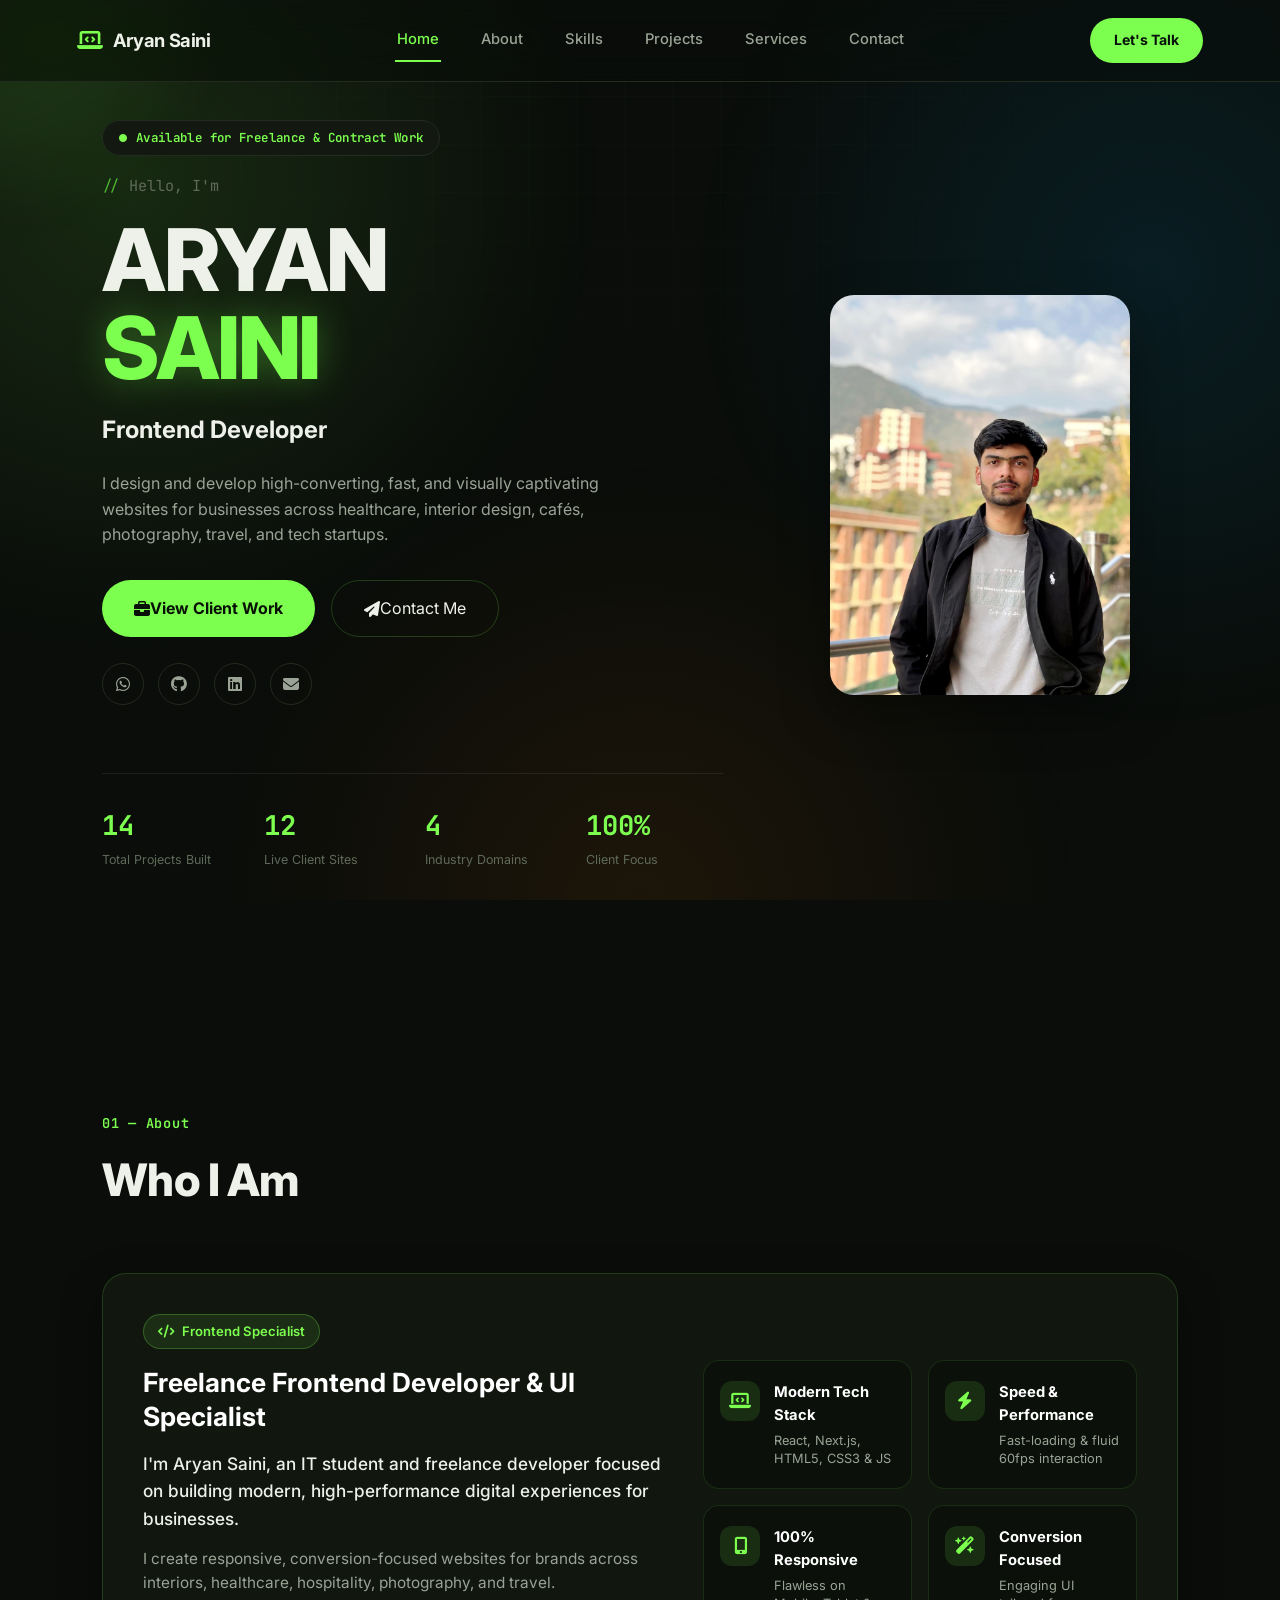
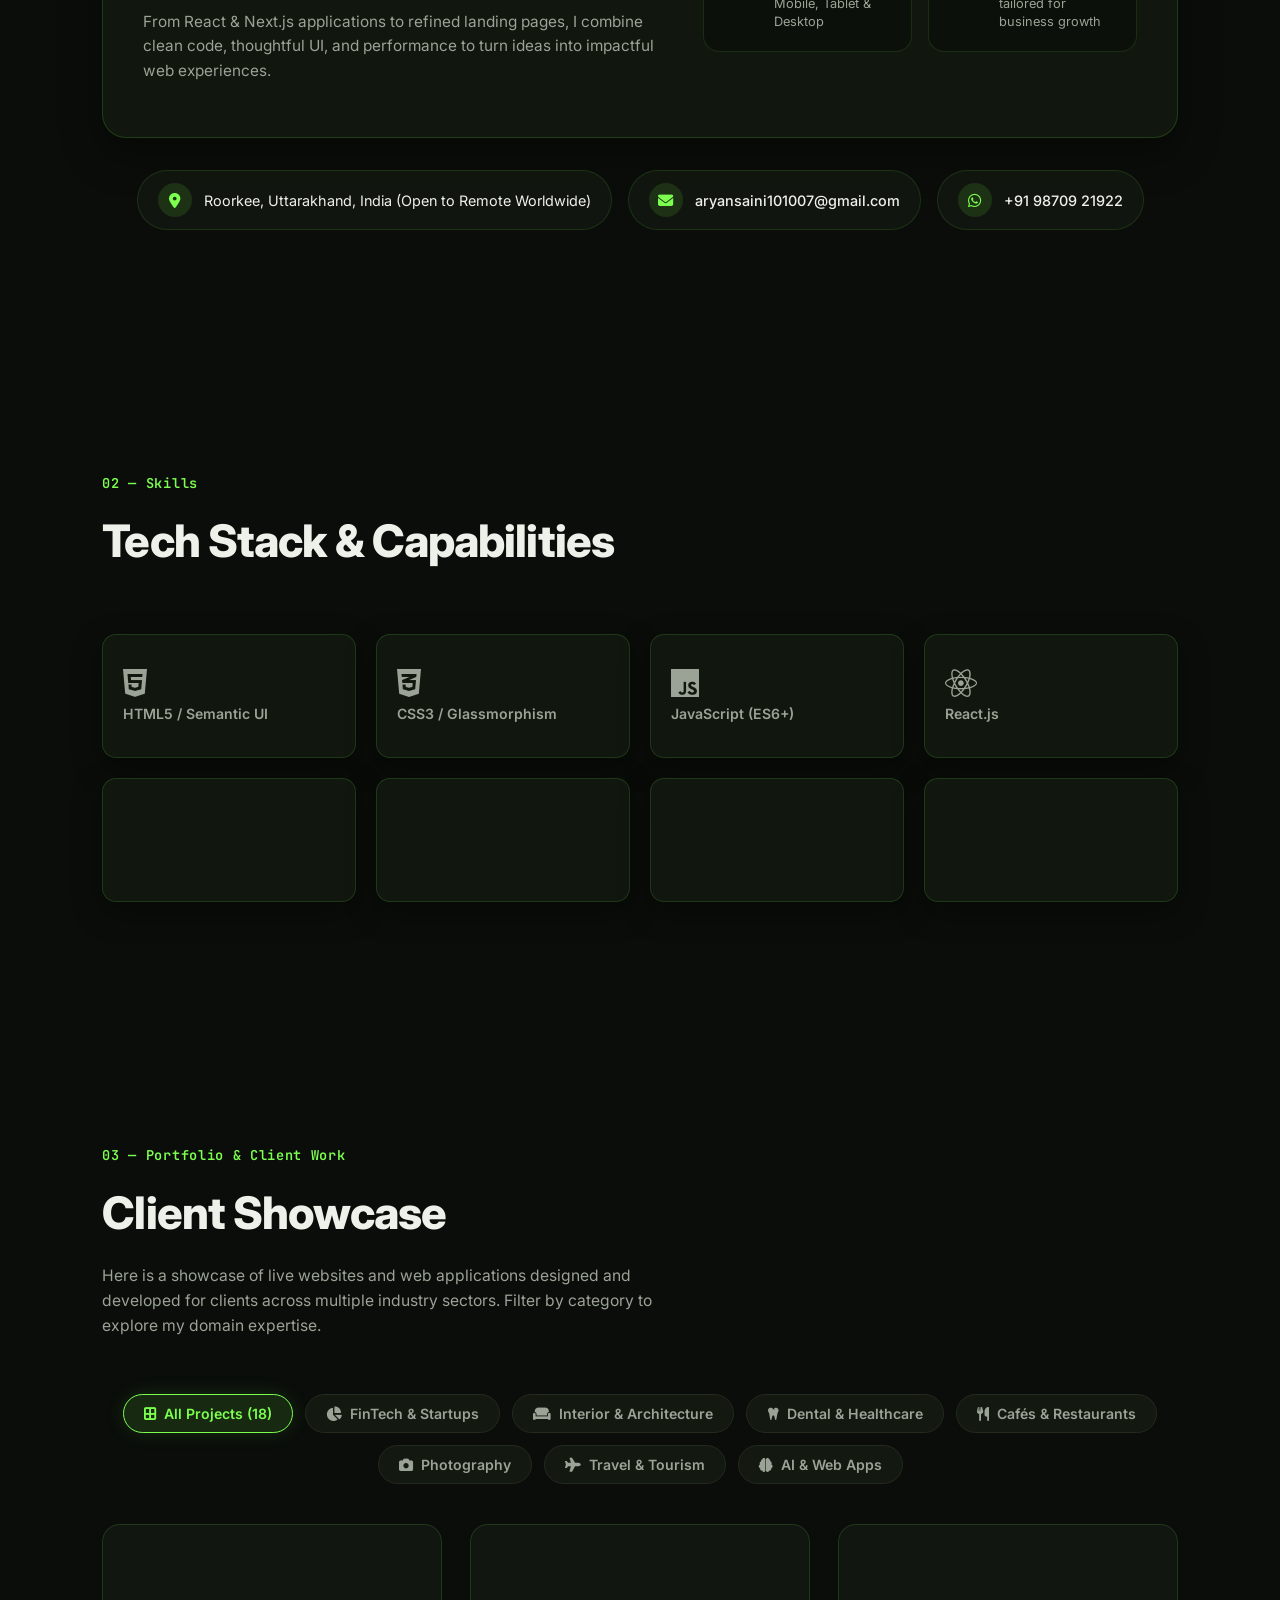
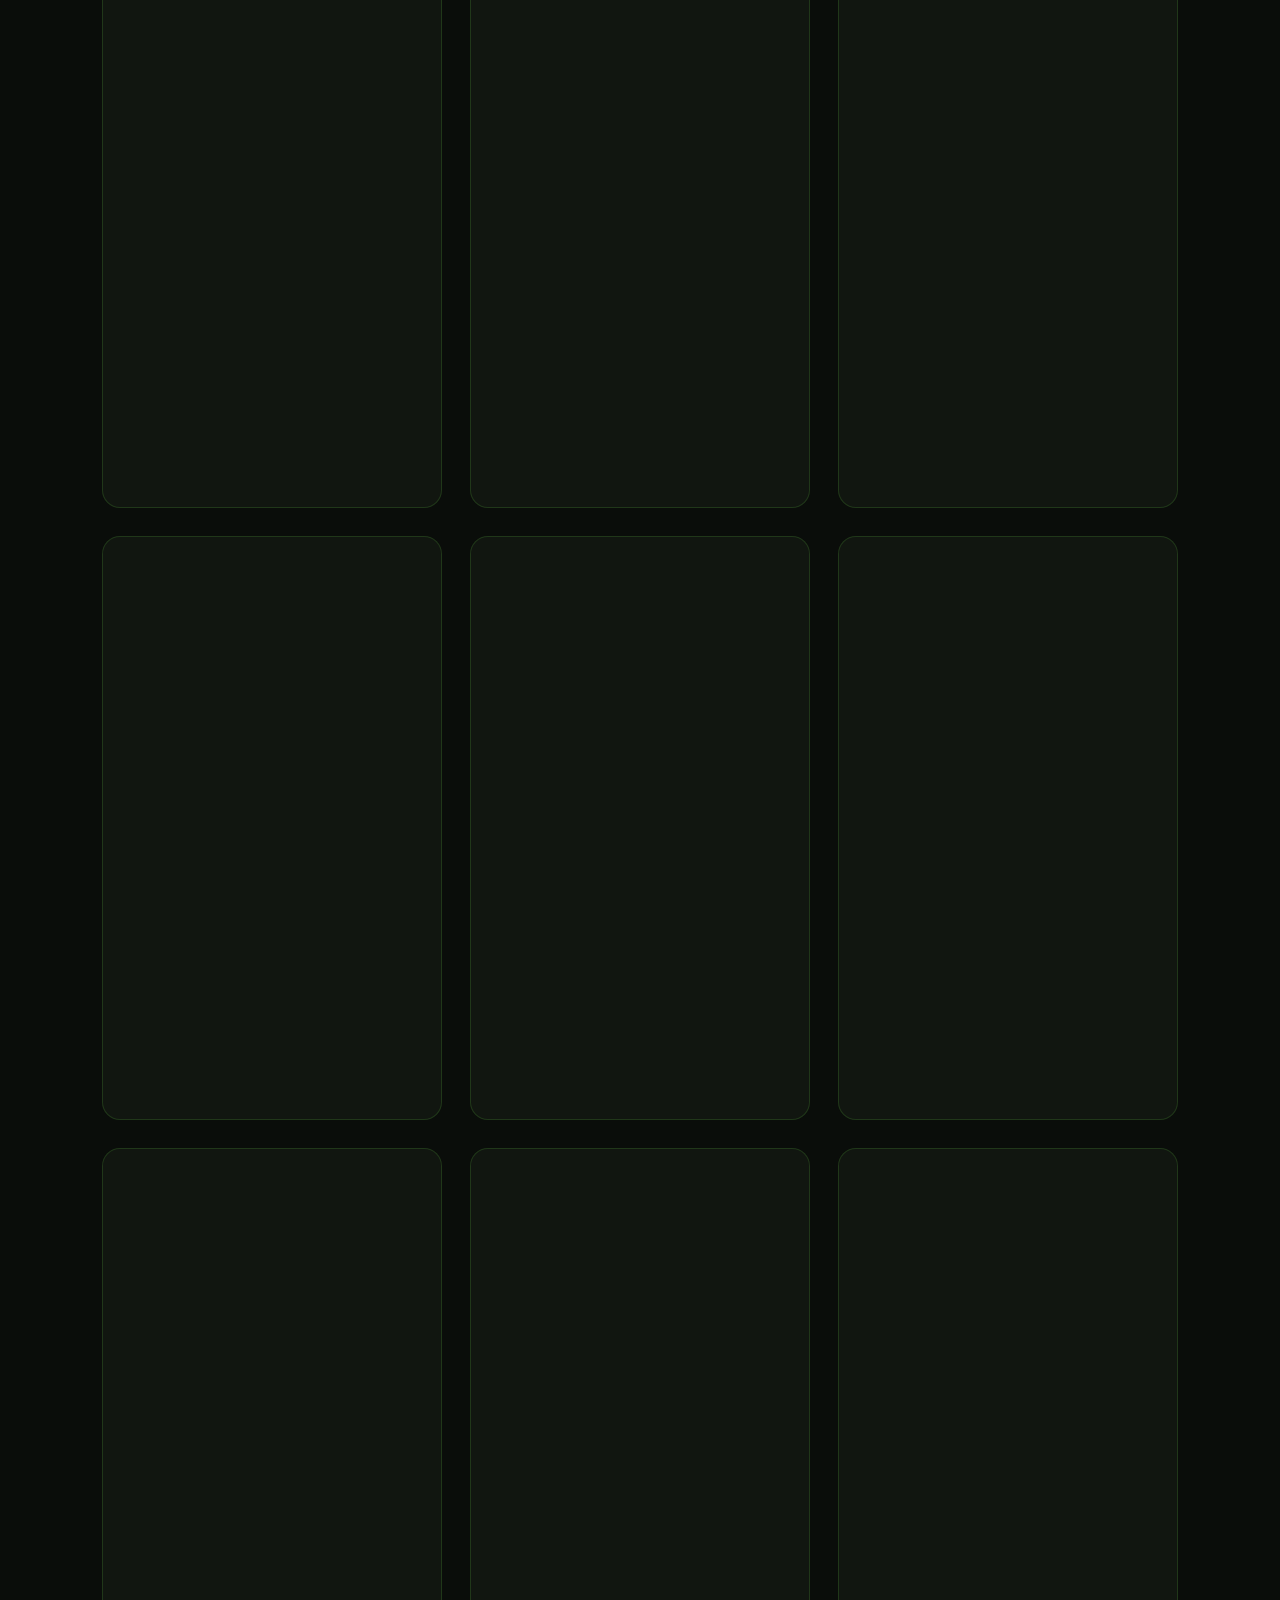
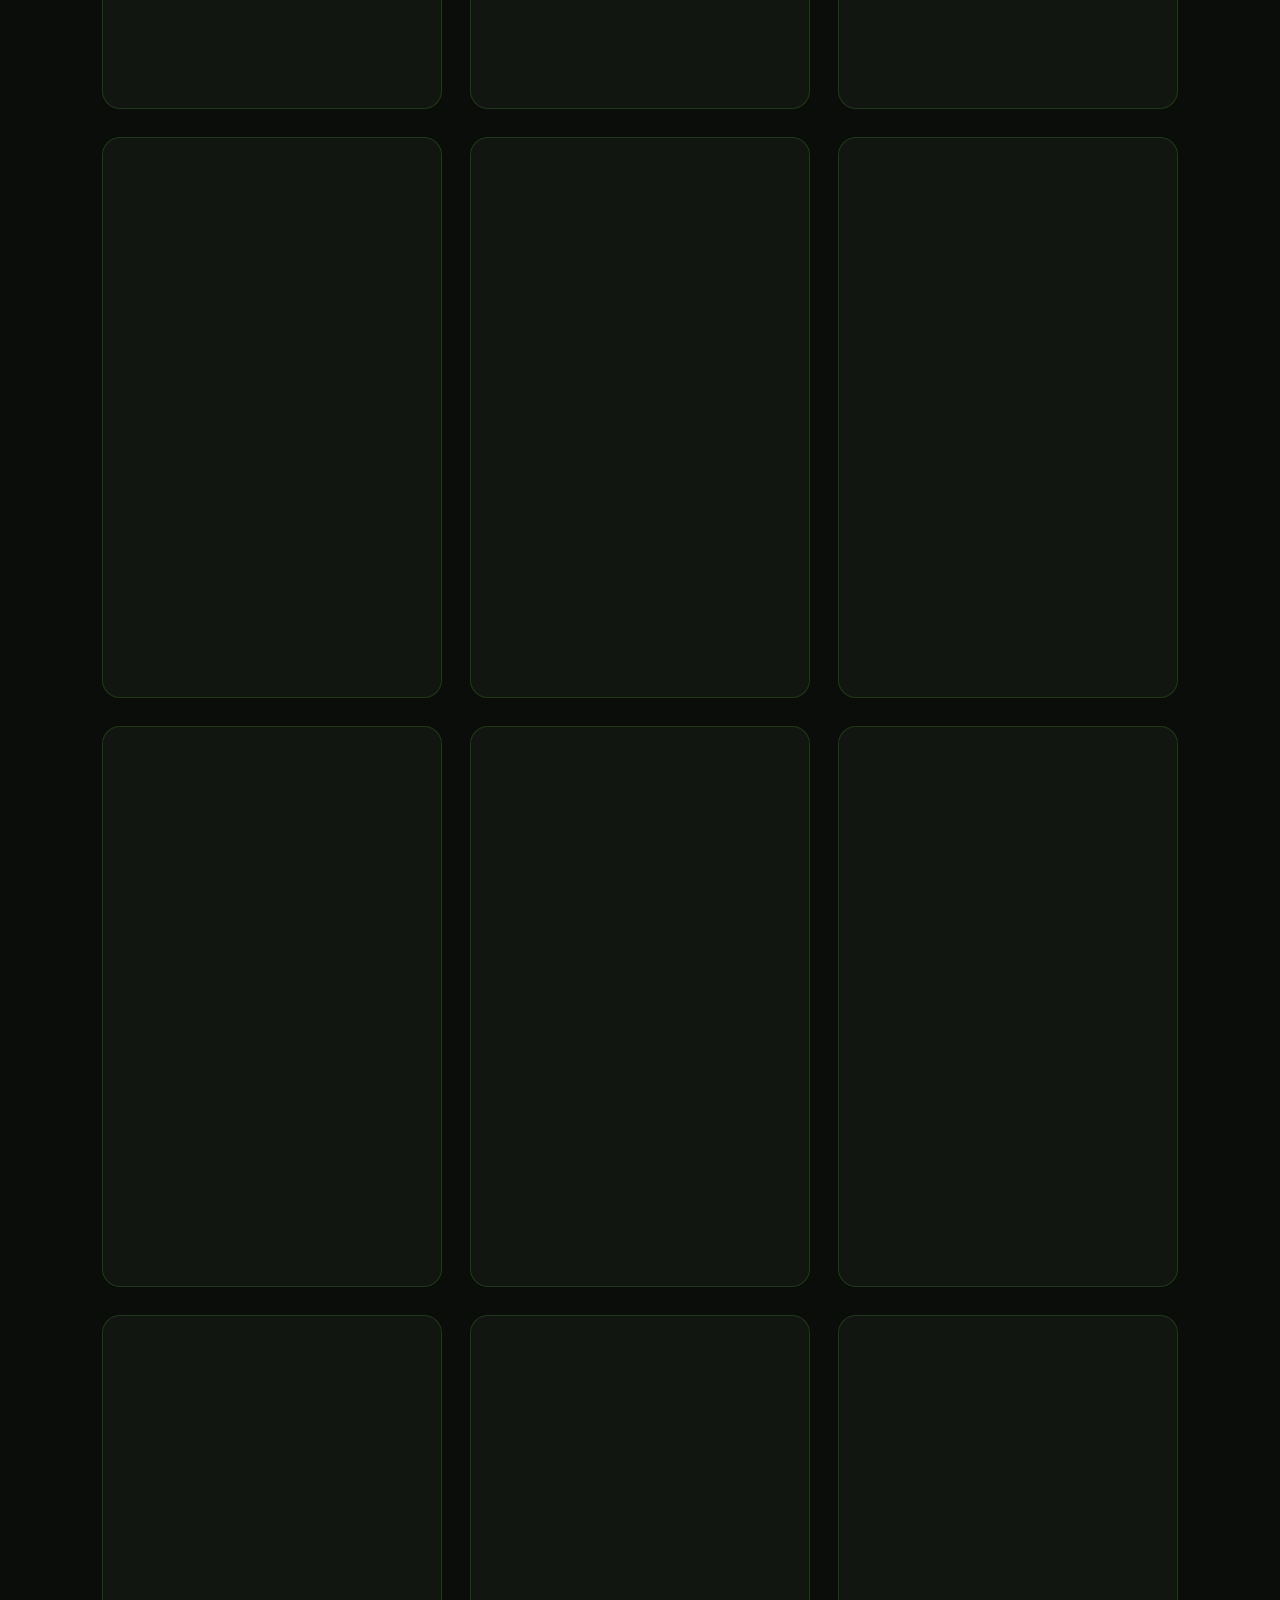
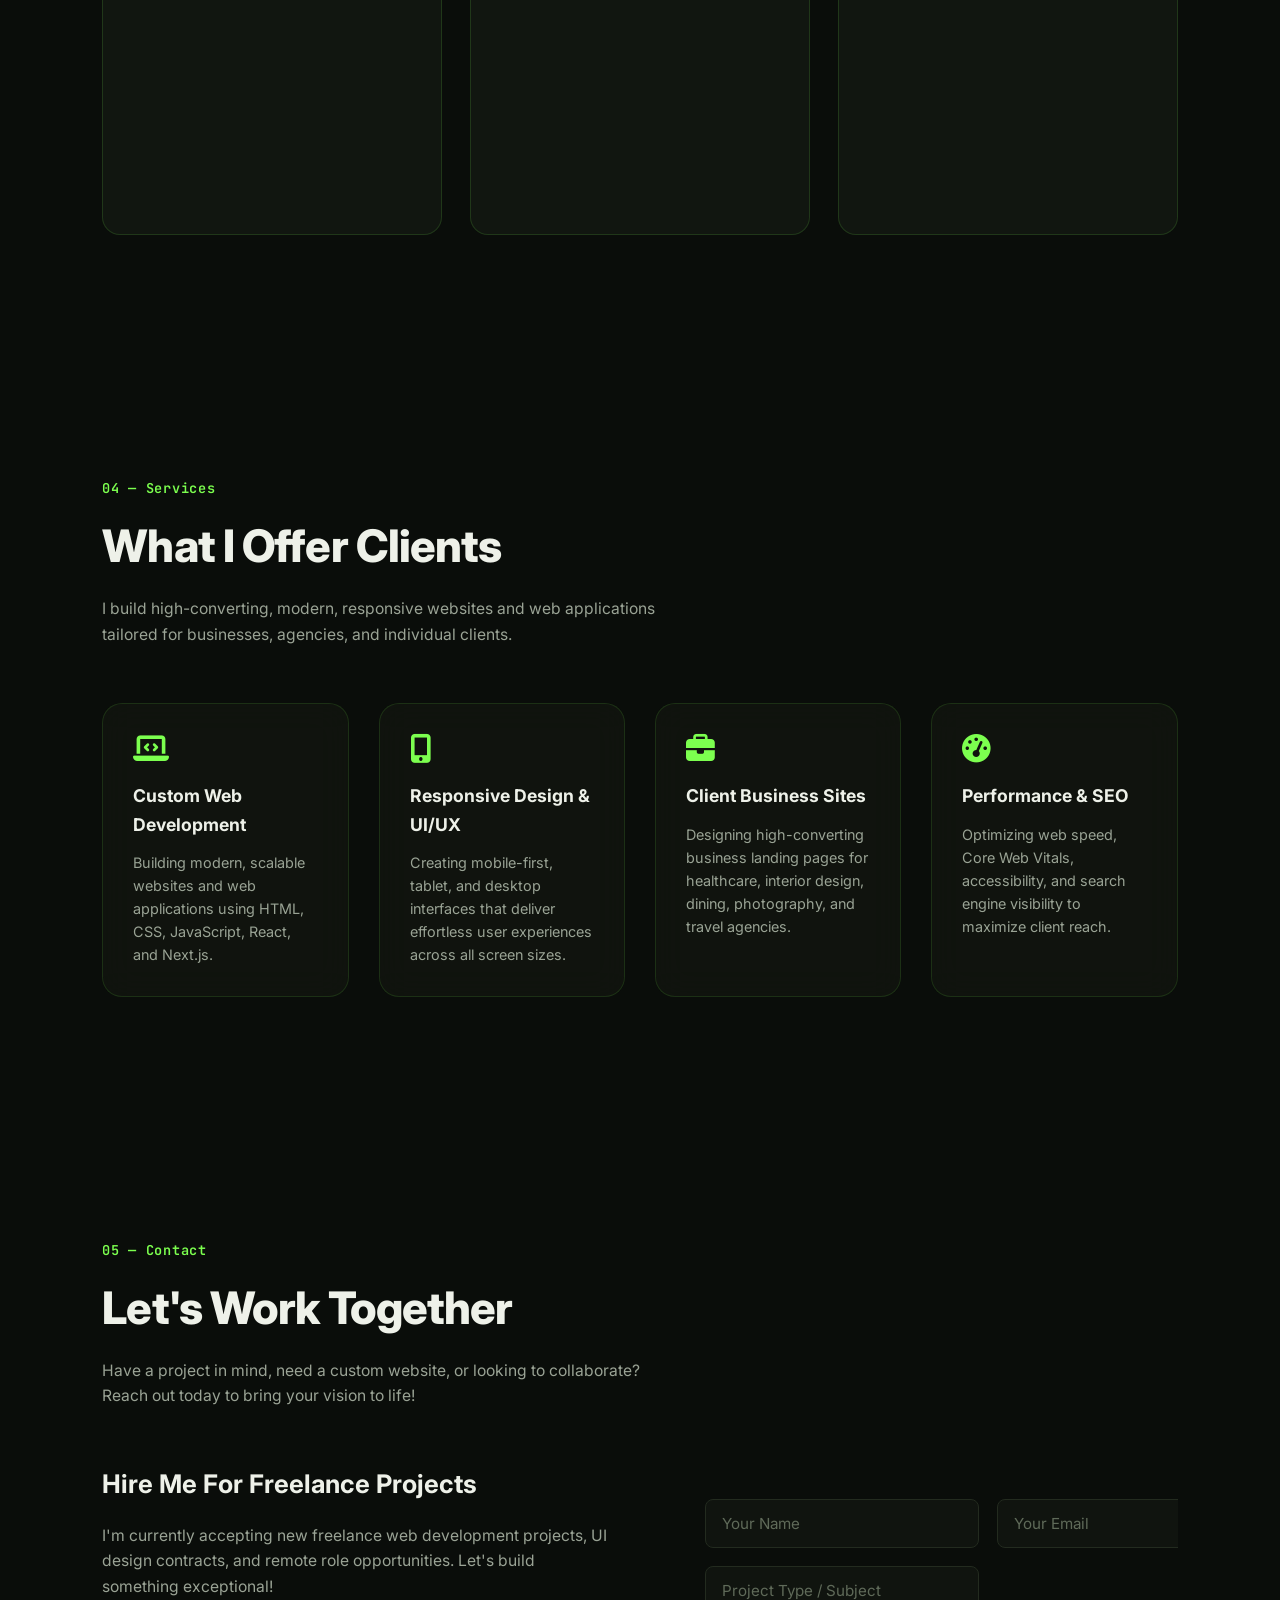
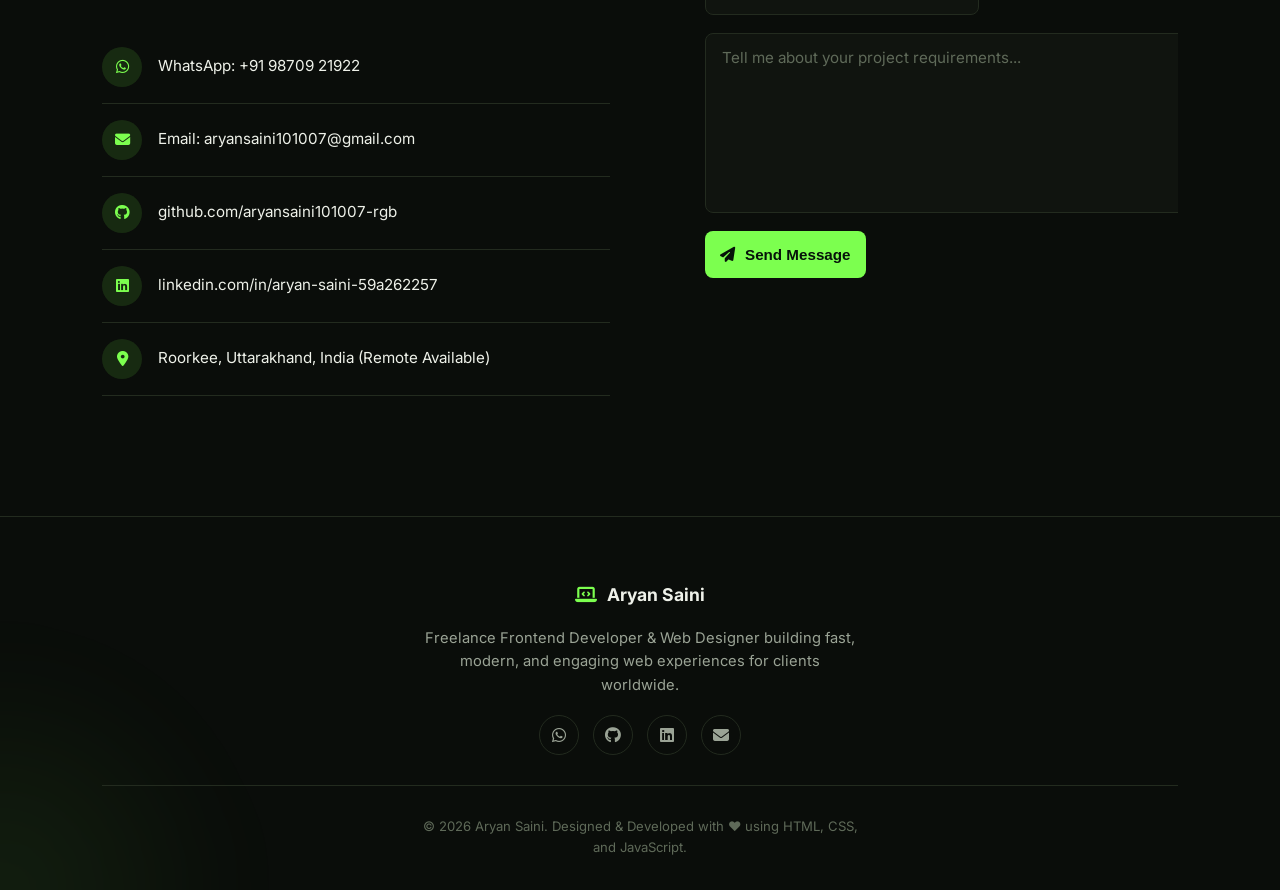
<file: index.html>
<!DOCTYPE html>
<html lang="en">

<head>
    <meta charset="UTF-8">
    <meta name="viewport" content="width=device-width, initial-scale=1.0">

    <title>Aryan Saini | Freelance Frontend Developer & Web Designer</title>

    <link rel="preconnect" href="https://fonts.googleapis.com">
    <link rel="preconnect" href="https://fonts.gstatic.com" crossorigin>
    <link href="https://fonts.googleapis.com/css2?family=Inter:wght@300;400;500;600;700;800;900&display=swap"
        rel="stylesheet">
    <link rel="icon" href="images/favicon.png" type="image/png">

    <link rel="stylesheet" href="https://cdnjs.cloudflare.com/ajax/libs/font-awesome/6.7.2/css/all.min.css">
    <link href="https://fonts.googleapis.com/css2?family=JetBrains+Mono:wght@400;500;600;700&display=swap"
        rel="stylesheet">
    <link rel="stylesheet" href="style.css">
</head>

<body>

    <header>
        <div class="logo"> <i class="fa-solid fa-laptop-code"></i>
            <h2>Aryan Saini</h2>
        </div>
        <nav>
            <a href="#home">Home</a>
            <a href="#about">About</a>
            <a href="#skills">Skills</a>
            <a href="#projects">Projects</a>
            <a href="#services">Services</a>
            <a href="#contact">Contact</a>
        </nav>
        <a href="#contact" class="hire-btn"> Let's Talk </a>
    </header>
    <main>
        <section id="home" class="hero">

            <div class="hero-left">

                <span class="status">

                    <i class="fa-solid fa-circle"></i>

                    Available for Freelance & Contract Work

                </span>

                <p class="small-heading">
                    Hello, I'm
                </p>

                <h1> ARYAN <br>
                    <span>SAINI</span>
                </h1>
                <h2 id="typing-text"></h2>

                <p class="hero-text"> I design and develop high-converting, fast, and visually captivating websites for
                    businesses across healthcare, interior design, cafés, photography, travel, and tech startups. </p>

                <div class="hero-buttons">

                    <a href="#projects" class="btn-primary">
                        <i class="fa-solid fa-briefcase"></i> View Client Work
                    </a>

                    <a href="#contact" class="btn-secondary">
                        <i class="fa-solid fa-paper-plane"></i> Contact Me
                    </a>

                </div>
                <div class="hero-social">

                    <a href="https://wa.me/919870921922?text=Hello%20Aryan,%20I'd%20like%20to%20discuss%20a%20project!"
                        target="_blank" title="WhatsApp">
                        <i class="fa-brands fa-whatsapp"></i>
                    </a>

                    <a href="https://github.com/aryansaini101007-rgb" target="_blank" title="GitHub">
                        <i class="fa-brands fa-github"></i>
                    </a>

                    <a href="https://www.linkedin.com/in/aryan-saini-59a262257" target="_blank" title="LinkedIn">
                        <i class="fa-brands fa-linkedin"></i>
                    </a>

                    <a href="mailto:aryansaini101007@gmail.com" title="Email">
                        <i class="fa-solid fa-envelope"></i>
                    </a>

                </div>

                <div class="hero-stats">

                    <div class="stat">
                        <h2 class="stat-number" data-target="18">0</h2>
                        <p>Total Projects Built</p>
                    </div>

                    <div class="stat">
                        <h2 class="stat-number" data-target="15">0</h2>
                        <p>Live Client Sites</p>
                    </div>

                    <div class="stat">
                        <h2 class="stat-number" data-target="6">0</h2>
                        <p>Industry Domains</p>
                    </div>

                    <div class="stat">
                        <h2>100%</h2>
                        <p>Client Focus</p>
                    </div>

                </div>

            </div> <!-- hero-left ends -->

            <div class="hero-right">

                <img src="images/profile.jpg" alt="Aryan Saini" loading="lazy">

            </div>

        </section>
        <section id="about" class="about">

            <div class="section-heading">

                <span>01 — About</span>

                <h2>Who I Am</h2>

            </div>

            <div class="about-container">

                <div class="about-hero-card">

                    <div class="about-main-text">

                        <span class="about-badge"><i class="fa-solid fa-code"></i> Frontend Specialist</span>

                        <h3>Freelance Frontend Developer & UI Specialist</h3>

                        <p class="about-lead">
                            I'm Aryan Saini, an IT student and freelance developer focused on building modern, high-performance digital experiences for businesses.
                        </p>

                        <p>
                            I create responsive, conversion-focused websites for brands across interiors, healthcare, hospitality, photography, and travel.
                        </p>

                        <p>
                            From React & Next.js applications to refined landing pages, I combine clean code, thoughtful UI, and performance to turn ideas into impactful web experiences.
                        </p>

                    </div>

                    <div class="about-highlights-grid">

                        <div class="highlight-box">
                            <div class="highlight-icon"><i class="fa-solid fa-laptop-code"></i></div>
                            <div class="highlight-info">
                                <h4>Modern Tech Stack</h4>
                                <p>React, Next.js, HTML5, CSS3 & JS</p>
                            </div>
                        </div>

                        <div class="highlight-box">
                            <div class="highlight-icon"><i class="fa-solid fa-bolt"></i></div>
                            <div class="highlight-info">
                                <h4>Speed & Performance</h4>
                                <p>Fast-loading & fluid 60fps interaction</p>
                            </div>
                        </div>

                        <div class="highlight-box">
                            <div class="highlight-icon"><i class="fa-solid fa-mobile-screen-button"></i></div>
                            <div class="highlight-info">
                                <h4>100% Responsive</h4>
                                <p>Flawless on Mobile, Tablet & Desktop</p>
                            </div>
                        </div>

                        <div class="highlight-box">
                            <div class="highlight-icon"><i class="fa-solid fa-wand-magic-sparkles"></i></div>
                            <div class="highlight-info">
                                <h4>Conversion Focused</h4>
                                <p>Engaging UI tailored for business growth</p>
                            </div>
                        </div>

                    </div>

                </div>

                <div class="about-info">

                    <div class="info-pill">
                        <i class="fa-solid fa-location-dot"></i>
                        <span>Roorkee, Uttarakhand, India (Open to Remote Worldwide)</span>
                    </div>

                    <div class="info-pill">
                        <i class="fa-solid fa-envelope"></i>
                        <a href="mailto:aryansaini101007@gmail.com">
                            aryansaini101007@gmail.com
                        </a>
                    </div>

                    <div class="info-pill">
                        <i class="fa-brands fa-whatsapp"></i>
                        <a href="https://wa.me/919870921922?text=Hello%20Aryan,%20I'd%20like%20to%20discuss%20a%20project!" target="_blank">
                            +91 98709 21922
                        </a>
                    </div>

                </div>

            </div>

        </section>
        <section id="skills" class="skills">

            <div class="section-heading">

                <span>02 — Skills</span>

                <h2>Tech Stack & Capabilities</h2>

            </div>

            <div class="skills-grid">

                <div class="skill-card">
                    <i class="fa-brands fa-html5"></i>
                    <p>HTML5 / Semantic UI</p>
                </div>

                <div class="skill-card">
                    <i class="fa-brands fa-css3-alt"></i>
                    <p>CSS3 / Glassmorphism</p>
                </div>

                <div class="skill-card">
                    <i class="fa-brands fa-js"></i>
                    <p>JavaScript (ES6+)</p>
                </div>

                <div class="skill-card">
                    <i class="fa-brands fa-react"></i>
                    <p>React.js</p>
                </div>

                <div class="skill-card">
                    <i class="fa-solid fa-bolt"></i>
                    <p>Next.js</p>
                </div>

                <div class="skill-card">
                    <i class="fa-solid fa-palette"></i>
                    <p>Tailwind CSS</p>
                </div>

                <div class="skill-card">
                    <i class="fa-brands fa-github"></i>
                    <p>Git & GitHub</p>
                </div>

                <div class="skill-card">
                    <i class="fa-solid fa-database"></i>
                    <p>Supabase & APIs</p>
                </div>

            </div>

        </section>

        <section id="projects" class="projects">

            <div class="section-heading">
                <span>03 — Portfolio & Client Work</span>
                <h2>Client Showcase</h2>

                <p>
                    Here is a showcase of live websites and web applications designed and developed for clients across
                    multiple industry sectors. Filter by category to explore my domain expertise.
                </p>
            </div>

            <!-- Filter Buttons -->
            <div class="project-filters">
                <button class="filter-btn active" data-filter="all">
                    <i class="fa-solid fa-border-all"></i> All Projects (18)
                </button>
                <button class="filter-btn" data-filter="fintech">
                    <i class="fa-solid fa-chart-pie"></i> FinTech & Startups
                </button>
                <button class="filter-btn" data-filter="interior">
                    <i class="fa-solid fa-couch"></i> Interior & Architecture
                </button>
                <button class="filter-btn" data-filter="healthcare">
                    <i class="fa-solid fa-tooth"></i> Dental & Healthcare
                </button>
                <button class="filter-btn" data-filter="dining">
                    <i class="fa-solid fa-utensils"></i> Cafés & Restaurants
                </button>
                <button class="filter-btn" data-filter="photography">
                    <i class="fa-solid fa-camera"></i> Photography
                </button>
                <button class="filter-btn" data-filter="travel">
                    <i class="fa-solid fa-plane"></i> Travel & Tourism
                </button>
                <button class="filter-btn" data-filter="webapps">
                    <i class="fa-solid fa-brain"></i> AI & Web Apps
                </button>
            </div>

            <div class="projects-container">

                <!-- 1. Harbor Scholar -->
                <article class="project-card" data-category="fintech">
                    <div class="project-badge"><i class="fa-solid fa-chart-pie"></i> FinTech & Startup</div>
                    <img src="images/fintech-harbor-scholar.png" alt="Harbor Scholar" loading="lazy">
                    <div class="project-content">
                        <h3>🎓 Harbor Scholar</h3>
                        <p>
                            Unified global education & FinTech platform combining education loan comparisons, international forex payments, and end-to-end study abroad guidance across 17+ destinations.
                        </p>
                        <div class="project-tech">
                            <span>Next.js</span>
                            <span>TypeScript</span>
                            <span>FinTech UI</span>
                            <span>Tailwind CSS</span>
                        </div>
                        <div class="project-links">
                            <a href="https://harbor-scholar.vercel.app/" target="_blank" class="demo-btn">
                                <i class="fa-solid fa-arrow-up-right-from-square"></i> Live Demo
                            </a>
                        </div>
                    </div>
                </article>

                <!-- 2. Harbor FinTech -->
                <article class="project-card" data-category="fintech">
                    <div class="project-badge"><i class="fa-solid fa-chart-pie"></i> FinTech & Startup</div>
                    <img src="images/fintech-harbor.png" alt="Harbor FinTech" loading="lazy">
                    <div class="project-content">
                        <h3>💳 Harbor FinTech</h3>
                        <p>
                            Modern financial technology & startup platform featuring secure digital banking workflows, institutional asset management tools, and custom financial UI design.
                        </p>
                        <div class="project-tech">
                            <span>Next.js</span>
                            <span>TypeScript</span>
                            <span>FinTech UI</span>
                            <span>Tailwind CSS</span>
                        </div>
                        <div class="project-links">
                            <a href="https://www.harborfintech.com/" target="_blank" class="demo-btn">
                                <i class="fa-solid fa-arrow-up-right-from-square"></i> Live Demo
                            </a>
                        </div>
                    </div>
                </article>

                <!-- 1. Versatile Designs World -->
                <article class="project-card" data-category="interior">
                    <div class="project-badge"><i class="fa-solid fa-couch"></i> Interior Design</div>
                    <img src="images/interior-versatile.png" alt="Versatile Designs World" loading="lazy">
                    <div class="project-content">
                        <h3>🏠 Versatile Designs World</h3>
                        <p>
                            Luxury interior design & architectural studio platform showcasing high-end residential
                            interiors, modern commercial space planning, portfolio galleries, and appointment booking
                            integration.
                        </p>
                        <div class="project-tech">
                            <span>HTML5</span>
                            <span>CSS3</span>
                            <span>JavaScript</span>
                            <span>Architecture UI</span>
                        </div>
                        <div class="project-links">
                            <a href="https://www.versatiledesignsworld.com/" target="_blank" class="demo-btn">
                                <i class="fa-solid fa-arrow-up-right-from-square"></i> Live Demo
                            </a>
                        </div>
                    </div>
                </article>

                <!-- 2. Aakriti Decor -->
                <article class="project-card" data-category="interior">
                    <div class="project-badge"><i class="fa-solid fa-couch"></i> Interior Design</div>
                    <img src="images/interior-aakriti.png" alt="Aakriti Decor" loading="lazy">
                    <div class="project-content">
                        <h3>🏠 Aakriti Decor</h3>
                        <p>
                            Sophisticated home styling and interior decor agency portal featuring transformation
                            galleries, design consult workflows, and custom styling packages.
                        </p>
                        <div class="project-tech">
                            <span>HTML5</span>
                            <span>CSS3</span>
                            <span>JavaScript</span>
                            <span>Animations</span>
                        </div>
                        <div class="project-links">
                            <a href="https://aakritidecor.com/" target="_blank" class="demo-btn">
                                <i class="fa-solid fa-arrow-up-right-from-square"></i> Live Demo
                            </a>
                        </div>
                    </div>
                </article>

                <!-- 3. Coral Interior Design -->
                <article class="project-card" data-category="interior">
                    <div class="project-badge"><i class="fa-solid fa-couch"></i> Interior Design</div>
                    <img src="images/interior-coral.png" alt="Coral Interior Design" loading="lazy">
                    <div class="project-content">
                        <h3>🏠 Coral Interior Studio</h3>
                        <p>
                            Modern minimalist interior studio web app built with sleek visual layouts, interactive
                            project sliders, aesthetic typography, and online consultation scheduling.
                        </p>
                        <div class="project-tech">
                            <span>Next.js</span>
                            <span>Tailwind CSS</span>
                            <span>React</span>
                            <span>Modern UI</span>
                        </div>
                        <div class="project-links">
                            <a href="https://interior-design-nu-coral.vercel.app/" target="_blank" class="demo-btn">
                                <i class="fa-solid fa-arrow-up-right-from-square"></i> Live Demo
                            </a>
                        </div>
                    </div>
                </article>

                <!-- 4. Dental Clinic Dun -->
                <article class="project-card" data-category="healthcare">
                    <div class="project-badge"><i class="fa-solid fa-tooth"></i> Healthcare</div>
                    <img src="images/dental-clinic.png" alt="Dental Clinic Dun" loading="lazy">
                    <div class="project-content">
                        <h3>🦷 Dental Clinic Dun</h3>
                        <p>
                            Comprehensive medical & dental clinic website featuring online appointment scheduling,
                            doctor profiles, service listings, patient reviews, and emergency call support.
                        </p>
                        <div class="project-tech">
                            <span>React</span>
                            <span>Tailwind CSS</span>
                            <span>Healthcare UI</span>
                            <span>Responsive</span>
                        </div>
                        <div class="project-links">
                            <a href="https://dental-clinic-dun-sigma.vercel.app/" target="_blank" class="demo-btn">
                                <i class="fa-solid fa-arrow-up-right-from-square"></i> Live Demo
                            </a>
                        </div>
                    </div>
                </article>

                <!-- 5. Swiss Dental Elegance -->
                <article class="project-card" data-category="healthcare">
                    <div class="project-badge"><i class="fa-solid fa-tooth"></i> Healthcare</div>
                    <img src="images/dental-swiss.png" alt="Swiss Dental Elegance" loading="lazy">
                    <div class="project-content">
                        <h3>🦷 Swiss Dental Elegance</h3>
                        <p>
                            Luxury aesthetic dentistry platform styled with sleek glassmorphism elements, cosmetic
                            treatment guides, and interactive patient consult workflows.
                        </p>
                        <div class="project-tech">
                            <span>React</span>
                            <span>Vite</span>
                            <span>Glassmorphism</span>
                            <span>UI/UX</span>
                        </div>
                        <div class="project-links">
                            <a href="https://swiss-dental-elegance.lovable.app/" target="_blank" class="demo-btn">
                                <i class="fa-solid fa-arrow-up-right-from-square"></i> Live Demo
                            </a>
                        </div>
                    </div>
                </article>

                <!-- 6. Brewns Coffee -->
                <article class="project-card" data-category="dining">
                    <div class="project-badge"><i class="fa-solid fa-utensils"></i> Café & Dining</div>
                    <img src="images/cafe-brewns.png" alt="Brewns Coffee" loading="lazy">
                    <div class="project-content">
                        <h3>☕ Brewns Coffee</h3>
                        <p>
                            Specialty coffee house & bakery website featuring interactive digital menus, coffee bean
                            customizer, store locator, and cozy aesthetic branding.
                        </p>
                        <div class="project-tech">
                            <span>React</span>
                            <span>CSS Modules</span>
                            <span>Responsive UI</span>
                        </div>
                        <div class="project-links">
                            <a href="https://brewns-coffee.vercel.app/" target="_blank" class="demo-btn">
                                <i class="fa-solid fa-arrow-up-right-from-square"></i> Live Demo
                            </a>
                        </div>
                    </div>
                </article>

                <!-- 7. Farzi Café Dehradun -->
                <article class="project-card" data-category="dining">
                    <div class="project-badge"><i class="fa-solid fa-utensils"></i> Café & Dining</div>
                    <img src="images/cafe-farzi.png" alt="Farzi Café Dehradun" loading="lazy">
                    <div class="project-content">
                        <h3>☕ Farzi Café Dehradun</h3>
                        <p>
                            Modern bistro & gourmet dining web portal showcasing signature dishes, chef specials, live
                            event calendars, and table reservation booking.
                        </p>
                        <div class="project-tech">
                            <span>HTML5</span>
                            <span>CSS3</span>
                            <span>JavaScript</span>
                            <span>Animations</span>
                        </div>
                        <div class="project-links">
                            <a href="https://farzicafedehradun.com/" target="_blank" class="demo-btn">
                                <i class="fa-solid fa-arrow-up-right-from-square"></i> Live Demo
                            </a>
                        </div>
                    </div>
                </article>

                <!-- 8. Ama Café -->
                <article class="project-card" data-category="dining">
                    <div class="project-badge"><i class="fa-solid fa-utensils"></i> Café & Dining</div>
                    <img src="images/cafe-ama.png" alt="Ama Café" loading="lazy">
                    <div class="project-content">
                        <h3>☕ Ama Café</h3>
                        <p>
                            Iconic Himalayan coffee house portal featuring bakery showcases, brand heritage
                            storytelling, location guides, and warm aesthetic visuals.
                        </p>
                        <div class="project-tech">
                            <span>HTML5</span>
                            <span>CSS3</span>
                            <span>JavaScript</span>
                            <span>Flexbox</span>
                        </div>
                        <div class="project-links">
                            <a href="https://amacafe.co/" target="_blank" class="demo-btn">
                                <i class="fa-solid fa-arrow-up-right-from-square"></i> Live Demo
                            </a>
                        </div>
                    </div>
                </article>

                <!-- 9. Restaurant Website -->
                <article class="project-card" data-category="dining">
                    <div class="project-badge"><i class="fa-solid fa-utensils"></i> Café & Dining</div>
                    <img src="images/restaurant.png" alt="Restaurant Website" loading="lazy">
                    <div class="project-content">
                        <h3>🍽️ Gourmet Dining Website</h3>
                        <p>
                            A commercial restaurant website inspired by modern dining brands, featuring full-screen hero
                            banners, promotional offers, and table reservation features.
                        </p>
                        <div class="project-tech">
                            <span>HTML5</span>
                            <span>CSS3</span>
                            <span>JavaScript</span>
                            <span>Responsive</span>
                        </div>
                        <div class="project-links">
                            <a href="projects/restaurant.html" class="details-btn">
                                <i class="fa-solid fa-eye"></i> Details
                            </a>
                            <a href="https://restaurant-website-umber-sigma.vercel.app/" target="_blank"
                                class="demo-btn">
                                <i class="fa-solid fa-arrow-up-right-from-square"></i> Live Demo
                            </a>
                        </div>
                    </div>
                </article>

                <!-- 10. Kahani Lenses -->
                <article class="project-card" data-category="photography">
                    <div class="project-badge"><i class="fa-solid fa-camera"></i> Photography</div>
                    <img src="images/photo-kahani.png" alt="Kahani Lenses" loading="lazy">
                    <div class="project-content">
                        <h3>📸 Kahani Lenses</h3>
                        <p>
                            Modern wedding & portrait photography portfolio with visual storytelling, high-definition
                            photo galleries, client reviews, and booking inquiries.
                        </p>
                        <div class="project-tech">
                            <span>Next.js</span>
                            <span>Tailwind CSS</span>
                            <span>Masonry Gallery</span>
                        </div>
                        <div class="project-links">
                            <a href="https://kahani-lenses.vercel.app/" target="_blank" class="demo-btn">
                                <i class="fa-solid fa-arrow-up-right-from-square"></i> Live Demo
                            </a>
                        </div>
                    </div>
                </article>

                <!-- 11. Stories By Prasang -->
                <article class="project-card" data-category="photography">
                    <div class="project-badge"><i class="fa-solid fa-camera"></i> Photography</div>
                    <img src="images/photo-prasang.png" alt="Stories By Prasang" loading="lazy">
                    <div class="project-content">
                        <h3>📸 Stories By Prasang</h3>
                        <p>
                            Premium destination wedding & cinematic photography studio portal featuring video film
                            teasers, client story highlights, and inquiry forms.
                        </p>
                        <div class="project-tech">
                            <span>HTML5</span>
                            <span>CSS3</span>
                            <span>JavaScript</span>
                            <span>Video Gallery</span>
                        </div>
                        <div class="project-links">
                            <a href="https://storiesbyprasang.in/" target="_blank" class="demo-btn">
                                <i class="fa-solid fa-arrow-up-right-from-square"></i> Live Demo
                            </a>
                        </div>
                    </div>
                </article>

                <!-- 12. Travel In Haridwar -->
                <article class="project-card" data-category="travel">
                    <div class="project-badge"><i class="fa-solid fa-plane"></i> Travel & Tourism</div>
                    <img src="images/travel-haridwar.png" alt="Travel In Haridwar" loading="lazy">
                    <div class="project-content">
                        <h3>✈️ Travel In Haridwar</h3>
                        <p>
                            Comprehensive spiritual & eco-tourism portal providing Haridwar pilgrimage packages, taxi
                            rentals, local sightseeing guides, and WhatsApp booking.
                        </p>
                        <div class="project-tech">
                            <span>HTML5</span>
                            <span>CSS3</span>
                            <span>JavaScript</span>
                            <span>Tourism UI</span>
                        </div>
                        <div class="project-links">
                            <a href="https://www.travelinharidwar.com/" target="_blank" class="demo-btn">
                                <i class="fa-solid fa-arrow-up-right-from-square"></i> Live Demo
                            </a>
                        </div>
                    </div>
                </article>

                <!-- 13. TripMind AI Planner -->
                <article class="project-card" data-category="travel">
                    <div class="project-badge"><i class="fa-solid fa-plane"></i> Travel & Tourism</div>
                    <img src="images/travel-tripmind.png" alt="TripMind AI Planner" loading="lazy">
                    <div class="project-content">
                        <h3>✈️ TripMind AI Planner</h3>
                        <p>
                            AI-powered travel itinerary generator that crafts personalized day-by-day travel plans,
                            budget estimates, destination maps, and activity guides.
                        </p>
                        <div class="project-tech">
                            <span>Next.js</span>
                            <span>TypeScript</span>
                            <span>AI Integration</span>
                            <span>Tailwind</span>
                        </div>
                        <div class="project-links">
                            <a href="https://tripmind-ai-planner.vercel.app/" target="_blank" class="demo-btn">
                                <i class="fa-solid fa-arrow-up-right-from-square"></i> Live Demo
                            </a>
                        </div>
                    </div>
                </article>

                <!-- 14. Sikkim Tour Packages -->
                <article class="project-card" data-category="travel">
                    <div class="project-badge"><i class="fa-solid fa-plane"></i> Travel & Tourism</div>
                    <img src="images/travel-sikkim.png" alt="Sikkim Tour Packages" loading="lazy">
                    <div class="project-content">
                        <h3>✈️ Sikkim Scenic Holidays</h3>
                        <p>
                            Specialized Himalayan travel portal showcasing Gangtok, Nathula Pass & North Sikkim tour
                            packages with package filters and itinerary assistance.
                        </p>
                        <div class="project-tech">
                            <span>React</span>
                            <span>CSS3</span>
                            <span>Responsive UI</span>
                        </div>
                        <div class="project-links">
                            <a href="https://share.google/ImtazFfpOoxJ4PIhG" target="_blank" class="demo-btn">
                                <i class="fa-solid fa-arrow-up-right-from-square"></i> Live Demo
                            </a>
                        </div>
                    </div>
                </article>

                <!-- 15. Travel Agency Website -->
                <article class="project-card" data-category="travel">
                    <div class="project-badge"><i class="fa-solid fa-plane"></i> Travel & Tourism</div>
                    <img src="images/travel.png" alt="Travel Agency Website" loading="lazy">
                    <div class="project-content">
                        <h3>✈️ Global Travel Agency</h3>
                        <p>
                            A responsive travel agency website showcasing domestic and international destinations
                            through engaging visuals and organized package sections.
                        </p>
                        <div class="project-tech">
                            <span>HTML5</span>
                            <span>CSS3</span>
                            <span>JavaScript</span>
                            <span>Responsive</span>
                        </div>
                        <div class="project-links">
                            <a href="projects/travel.html" class="details-btn">
                                <i class="fa-solid fa-eye"></i> Details
                            </a>
                            <a href="https://travel-agency-project-2026.vercel.app/" target="_blank" class="demo-btn">
                                <i class="fa-solid fa-arrow-up-right-from-square"></i> Live Demo
                            </a>
                        </div>
                    </div>
                </article>

                <!-- 16. GoalPilot AI -->
                <article class="project-card" data-category="webapps">
                    <div class="project-badge"><i class="fa-solid fa-brain"></i> AI & Web Apps</div>
                    <img src="images/goalpilot.png" alt="GoalPilot AI" loading="lazy">
                    <div class="project-content">
                        <h3>🎯 GoalPilot AI</h3>
                        <p>
                            AI-powered career planning platform that generates personalized learning roadmaps based on
                            target roles, skills milestones, and curated resources.
                        </p>
                        <div class="project-tech">
                            <span>Next.js</span>
                            <span>TypeScript</span>
                            <span>Tailwind</span>
                            <span>Supabase</span>
                            <span>Groq AI</span>
                        </div>
                        <div class="project-links">
                            <a href="projects/goalpilot.html" class="details-btn">
                                <i class="fa-solid fa-eye"></i> Details
                            </a>
                            <a href="https://goal-pilot-ai-ruby.vercel.app/" target="_blank" class="demo-btn">
                                <i class="fa-solid fa-arrow-up-right-from-square"></i> Live Demo
                            </a>
                        </div>
                    </div>
                </article>

            </div>

        </section>
        <section id="services" class="services">

            <div class="section-heading">
                <span>04 — Services</span>
                <h2>What I Offer Clients</h2>

                <p>
                    I build high-converting, modern, responsive websites and web applications tailored for businesses,
                    agencies, and individual clients.
                </p>
            </div>

            <div class="services-grid">

                <div class="service-card">
                    <i class="fa-solid fa-laptop-code"></i>
                    <h3>Custom Web Development</h3>
                    <p>
                        Building modern, scalable websites and web applications using HTML, CSS, JavaScript, React, and
                        Next.js.
                    </p>
                </div>

                <div class="service-card">
                    <i class="fa-solid fa-mobile-screen-button"></i>
                    <h3>Responsive Design & UI/UX</h3>
                    <p>
                        Creating mobile-first, tablet, and desktop interfaces that deliver effortless user experiences
                        across all screen sizes.
                    </p>
                </div>

                <div class="service-card">
                    <i class="fa-solid fa-briefcase"></i>
                    <h3>Client Business Sites</h3>
                    <p>
                        Designing high-converting business landing pages for healthcare, interior design, dining,
                        photography, and travel agencies.
                    </p>
                </div>

                <div class="service-card">
                    <i class="fa-solid fa-gauge-high"></i>
                    <h3>Performance & SEO</h3>
                    <p>
                        Optimizing web speed, Core Web Vitals, accessibility, and search engine visibility to maximize
                        client reach.
                    </p>
                </div>

            </div>

        </section>
        <section id="contact" class="contact">

            <div class="section-heading">
                <span>05 — Contact</span>
                <h2>Let's Work Together</h2>

                <p>
                    Have a project in mind, need a custom website, or looking to collaborate? Reach out today to bring
                    your vision to life!
                </p>
            </div>

            <div class="contact-container">
                <div class="contact-info">

                    <h3>Hire Me For Freelance Projects</h3>

                    <p>
                        I'm currently accepting new freelance web development projects, UI design contracts, and remote
                        role opportunities. Let's build something exceptional!
                    </p>

                    <div class="contact-item">
                        <i class="fa-brands fa-whatsapp"></i>
                        <a href="https://wa.me/919870921922?text=Hello%20Aryan,%20I'd%20like%20to%20discuss%20a%20project!"
                            target="_blank">
                            WhatsApp: +91 98709 21922
                        </a>
                    </div>

                    <div class="contact-item">
                        <i class="fa-solid fa-envelope"></i>
                        <a href="mailto:aryansaini101007@gmail.com">
                            Email: aryansaini101007@gmail.com
                        </a>
                    </div>

                    <div class="contact-item">
                        <i class="fa-brands fa-github"></i>
                        <a href="https://github.com/aryansaini101007-rgb" target="_blank">
                            github.com/aryansaini101007-rgb
                        </a>
                    </div>

                    <div class="contact-item">
                        <i class="fa-brands fa-linkedin"></i>
                        <a href="https://www.linkedin.com/in/aryan-saini-59a262257" target="_blank">
                            linkedin.com/in/aryan-saini-59a262257
                        </a>
                    </div>

                    <div class="contact-item">
                        <i class="fa-solid fa-location-dot"></i>
                        <span>Roorkee, Uttarakhand, India (Remote Available)</span>
                    </div>

                </div>
                <form class="contact-form">

                    <input type="text" name="name" placeholder="Your Name" required>

                    <input type="email" name="email" placeholder="Your Email" required>

                    <input type="text" name="subject" placeholder="Project Type / Subject">

                    <textarea name="message" rows="6" placeholder="Tell me about your project requirements..."
                        required></textarea>

                    <button type="submit">
                        <i class="fa-solid fa-paper-plane"></i>
                        Send Message
                    </button>

                </form>

            </div>
        </section>
    </main>

    <footer>

        <div class="footer-content">

            <div class="footer-logo">
                <i class="fa-solid fa-laptop-code"></i>
                <span>Aryan Saini</span>
            </div>

            <p>
                Freelance Frontend Developer & Web Designer building fast, modern, and engaging web experiences for
                clients worldwide.
            </p>

            <div class="footer-social">

                <a href="https://wa.me/919870921922?text=Hello%20Aryan,%20I'd%20like%20to%20discuss%20a%20project!"
                    target="_blank" title="WhatsApp">
                    <i class="fa-brands fa-whatsapp"></i>
                </a>

                <a href="https://github.com/aryansaini101007-rgb" target="_blank" title="GitHub">
                    <i class="fa-brands fa-github"></i>
                </a>

                <a href="https://www.linkedin.com/in/aryan-saini-59a262257" target="_blank" title="LinkedIn">
                    <i class="fa-brands fa-linkedin"></i>
                </a>

                <a href="mailto:aryansaini101007@gmail.com" title="Email">
                    <i class="fa-solid fa-envelope"></i>
                </a>

            </div>

            <hr>

            <p>
                © 2026 Aryan Saini. Designed & Developed with ❤️ using HTML, CSS, and JavaScript.
            </p>

        </div>

    </footer>
    <script src="script.js"></script>
</body>

</html>
</file>
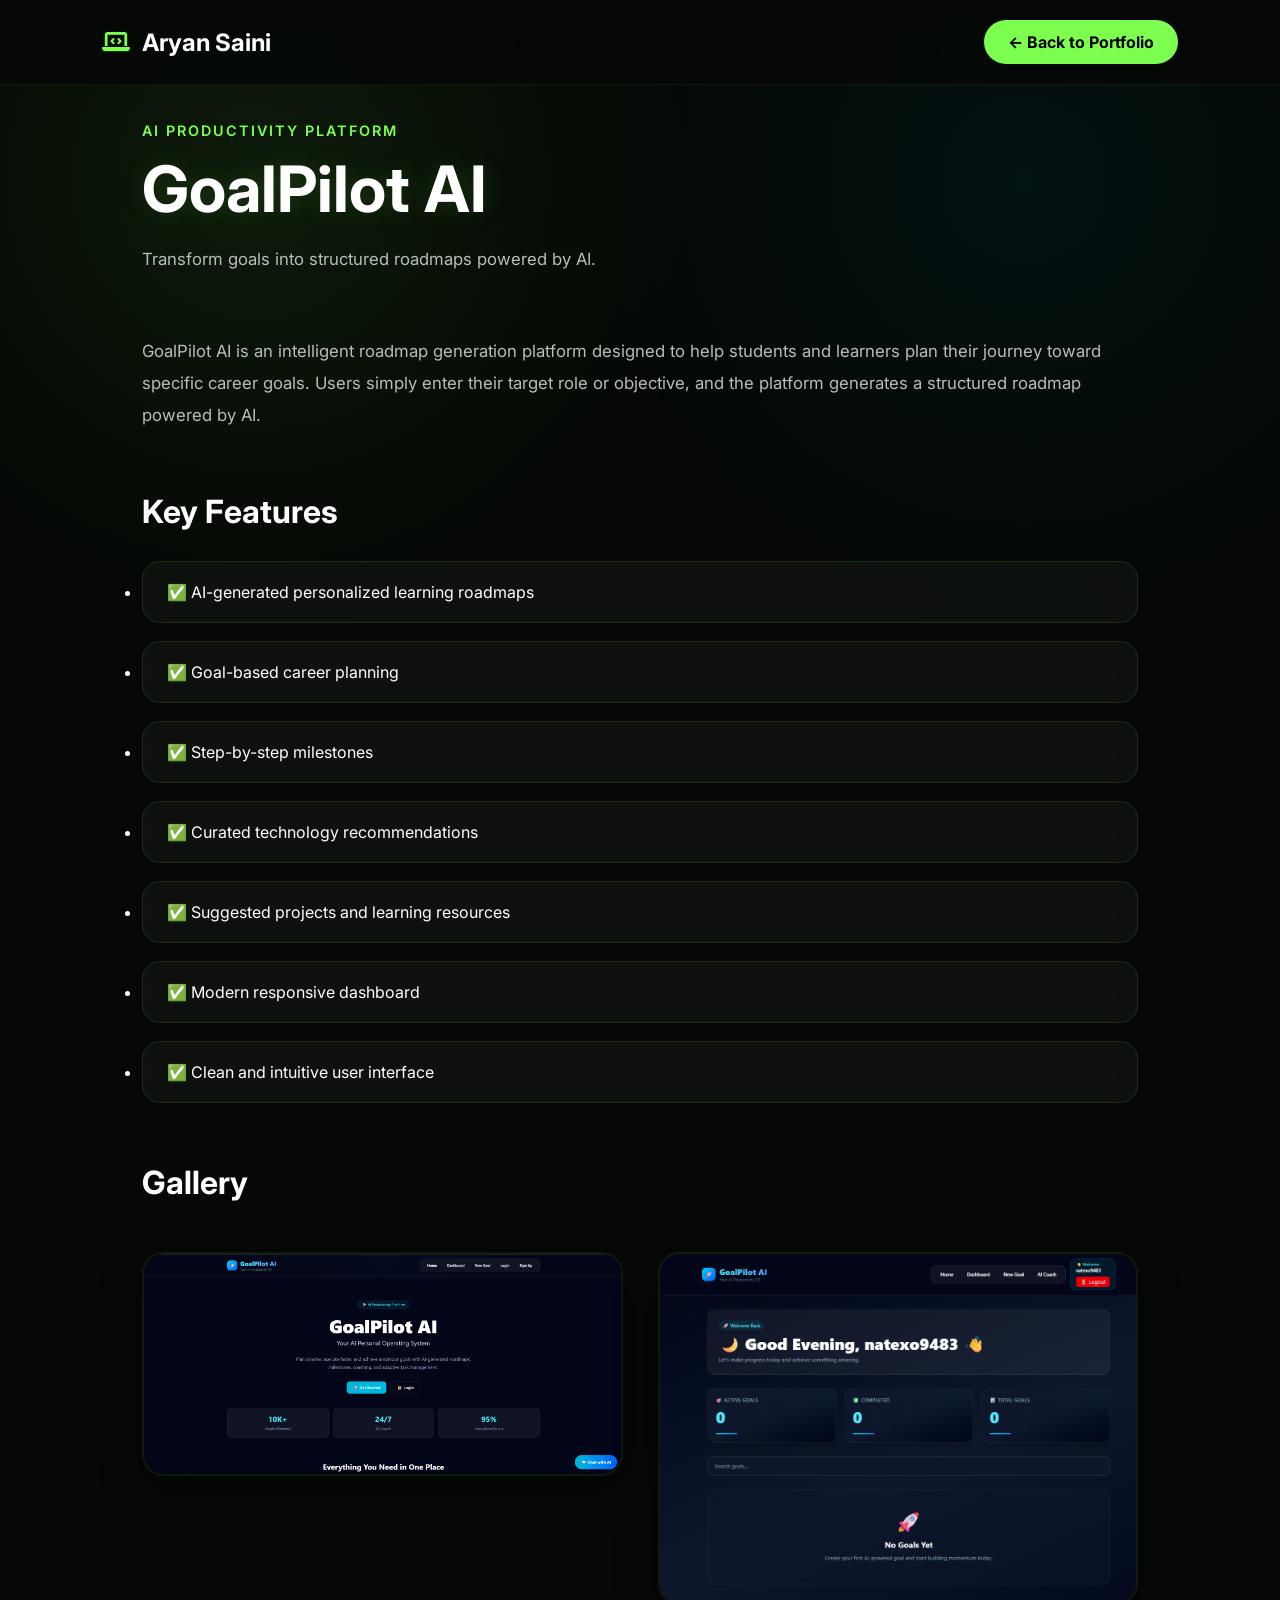
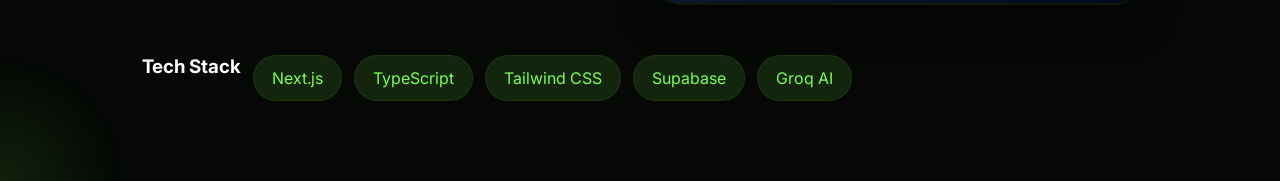
<file: projects/goalpilot.html>
<!DOCTYPE html>
<html lang="en">
<head>
    <meta charset="UTF-8">
    <meta name="viewport" content="width=device-width, initial-scale=1.0">

    <title>Project Name | Aryan Saini</title>

    <link rel="preconnect" href="https://fonts.googleapis.com">
    <link rel="preconnect" href="https://fonts.gstatic.com" crossorigin>

    <link href="https://fonts.googleapis.com/css2?family=Inter:wght@300;400;500;600;700;800&display=swap" rel="stylesheet">

    <link href="https://fonts.googleapis.com/css2?family=JetBrains+Mono:wght@400;500;600&display=swap" rel="stylesheet">

    <link rel="stylesheet"
          href="https://cdnjs.cloudflare.com/ajax/libs/font-awesome/6.7.2/css/all.min.css">

    <!-- IMPORTANT -->
    <link rel="stylesheet" href="style.css">
</head>

<body>

<header>
    <div class="logo">
        <i class="fa-solid fa-laptop-code"></i>
        <h2>Aryan Saini</h2>
    </div>

    <a href="../index.html" class="hire-btn">
        ← Back to Portfolio
    </a>
</header>

<main>

   <section class="project-details">

   <div class="project-hero">

    <span>AI Productivity Platform</span>

    <h1>GoalPilot AI</h1>

    <p>
        Transform goals into structured roadmaps powered by AI.
    </p>

</div>

    <p>
        GoalPilot AI is an intelligent roadmap generation platform designed to
        help students and learners plan their journey toward specific career
        goals. Users simply enter their target role or objective, and the
        platform generates a structured roadmap powered by AI.
    </p>

    <h2>Key Features</h2>

    <ul>
        <li>✅ AI-generated personalized learning roadmaps</li>
        <li>✅ Goal-based career planning</li>
        <li>✅ Step-by-step milestones</li>
        <li>✅ Curated technology recommendations</li>
        <li>✅ Suggested projects and learning resources</li>
        <li>✅ Modern responsive dashboard</li>
        <li>✅ Clean and intuitive user interface</li>
    </ul>

    <h2>Gallery</h2>
<div class="gallery">
    <img src="../images/goalpilot.png" alt="GoalPilot">
    <img src="../images/goalpilot-dashboard.png" alt="Dashboard">
</div>
  <div class="tech-stack">
    <h3>Tech Stack</h3>
    <span>Next.js</span>
    <span>TypeScript</span>
    <span>Tailwind CSS</span>
    <span>Supabase</span>
    <span>Groq AI</span>

</div>

</section>
</main>

<script src="script.js"></script>

</body>
</html>
</file>
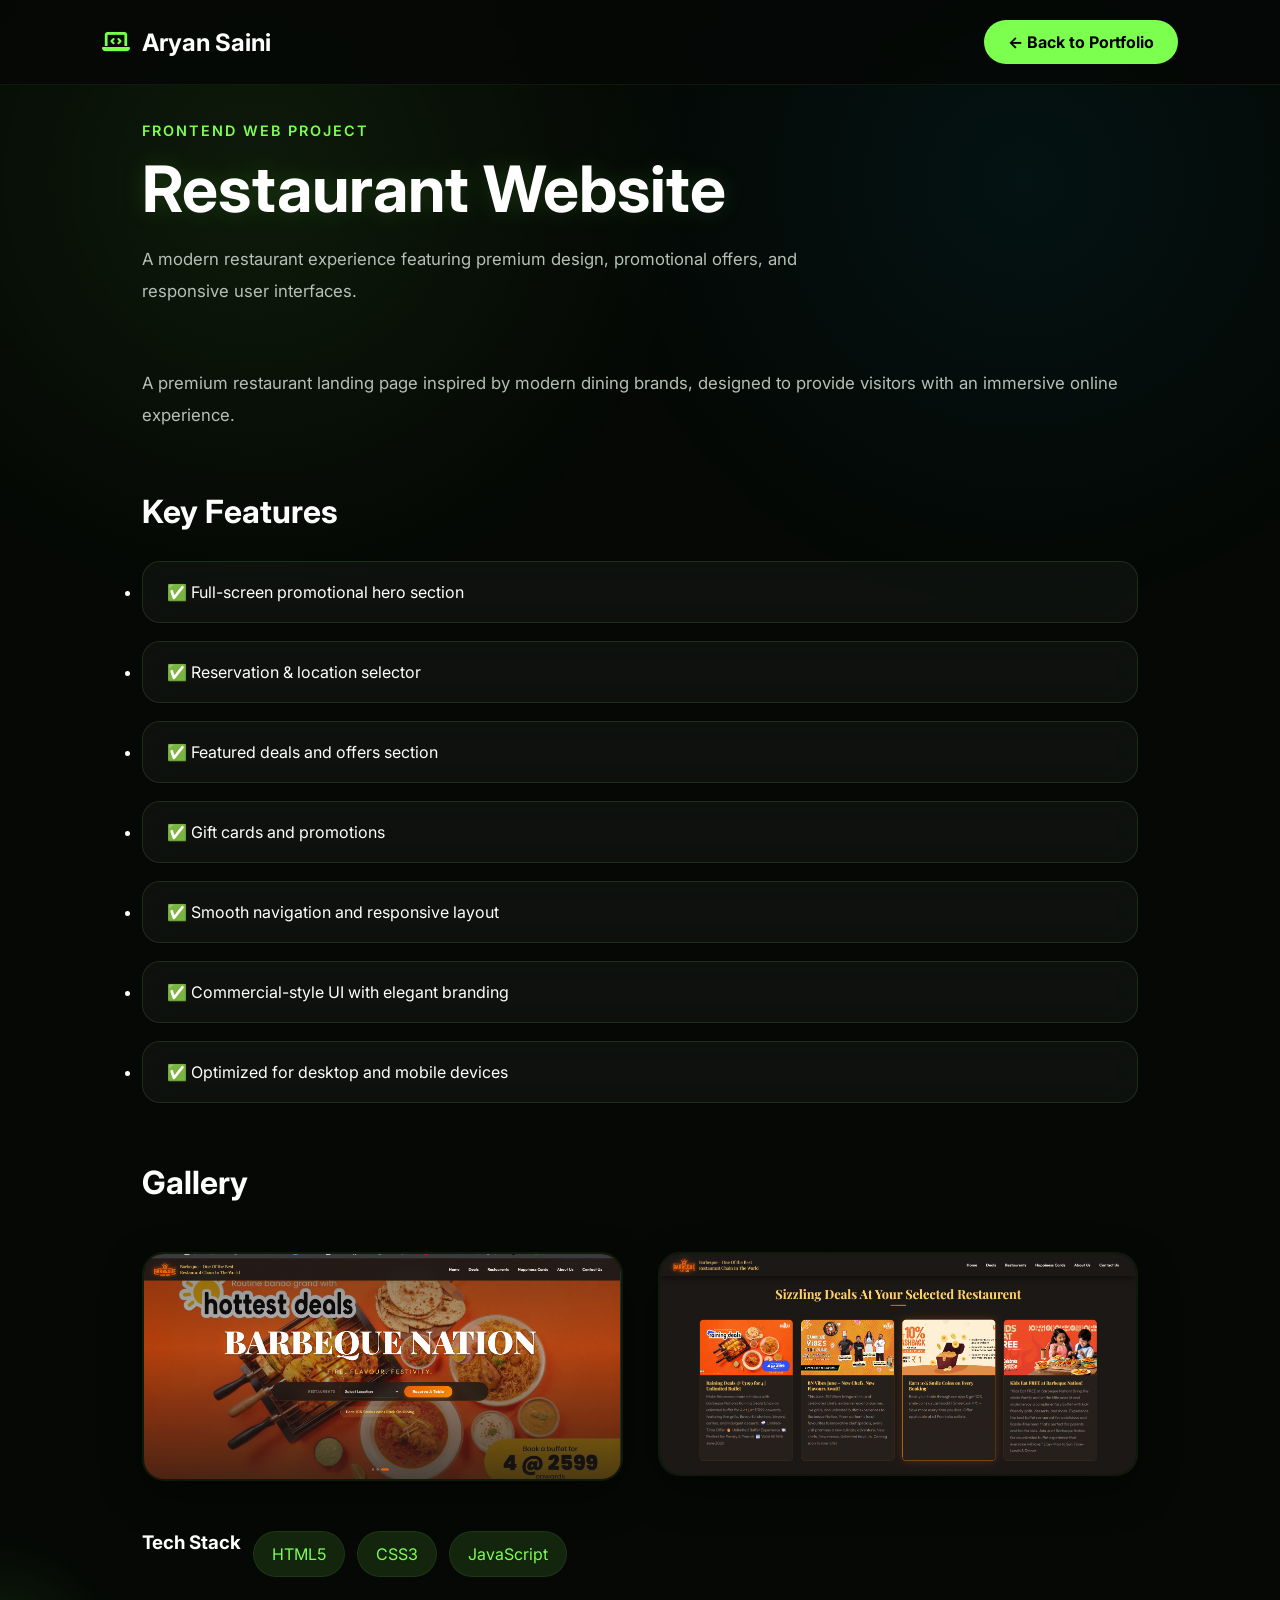
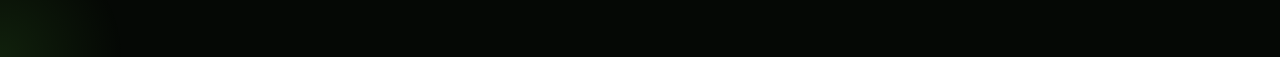
<file: projects/restaurant.html>
<!DOCTYPE html>
<html lang="en">
<head>
    <meta charset="UTF-8">
    <meta name="viewport" content="width=device-width, initial-scale=1.0">

    <title>Project Name | Aryan Saini</title>

    <link rel="preconnect" href="https://fonts.googleapis.com">
    <link rel="preconnect" href="https://fonts.gstatic.com" crossorigin>

    <link href="https://fonts.googleapis.com/css2?family=Inter:wght@300;400;500;600;700;800&display=swap" rel="stylesheet">

    <link href="https://fonts.googleapis.com/css2?family=JetBrains+Mono:wght@400;500;600&display=swap" rel="stylesheet">

    <link rel="stylesheet"
          href="https://cdnjs.cloudflare.com/ajax/libs/font-awesome/6.7.2/css/all.min.css">

    <!-- IMPORTANT -->
    <link rel="stylesheet" href="style.css">
</head>

<body>

<header>
    <div class="logo">
        <i class="fa-solid fa-laptop-code"></i>
        <h2>Aryan Saini</h2>
    </div>

    <a href="../index.html" class="hire-btn">
        ← Back to Portfolio
    </a>
</header>

<main>

    <section class="project-details">

<div class="project-hero">

    <span>Frontend Web Project</span>

    <h1>Restaurant Website</h1>

    <p>
        A modern restaurant experience featuring premium design, promotional offers, and responsive user interfaces.
    </p>

</div>

<p>

A premium restaurant landing page inspired by modern dining brands,
designed to provide visitors with an immersive online experience.

</p>

<h2>Key Features</h2>

<ul>

<li>✅ Full-screen promotional hero section</li>

<li>✅ Reservation & location selector</li>

<li>✅ Featured deals and offers section</li>

<li>✅ Gift cards and promotions</li>

<li>✅ Smooth navigation and responsive layout</li>

<li>✅ Commercial-style UI with elegant branding</li>

<li>✅ Optimized for desktop and mobile devices</li>

</ul>

<h2>Gallery</h2>
<div class="gallery">

    <img src="../images/restaurant.png">
    
    <img src="../images/restaurant-deals.png">
</div>
<div class="tech-stack">
    <h3>Tech Stack</h3>
    <span>HTML5</span>
    <span>CSS3</span>
    <span>JavaScript</span>
</div>
</section>
</main>

<script src="script.js"></script>

</body>
</html>
</file>
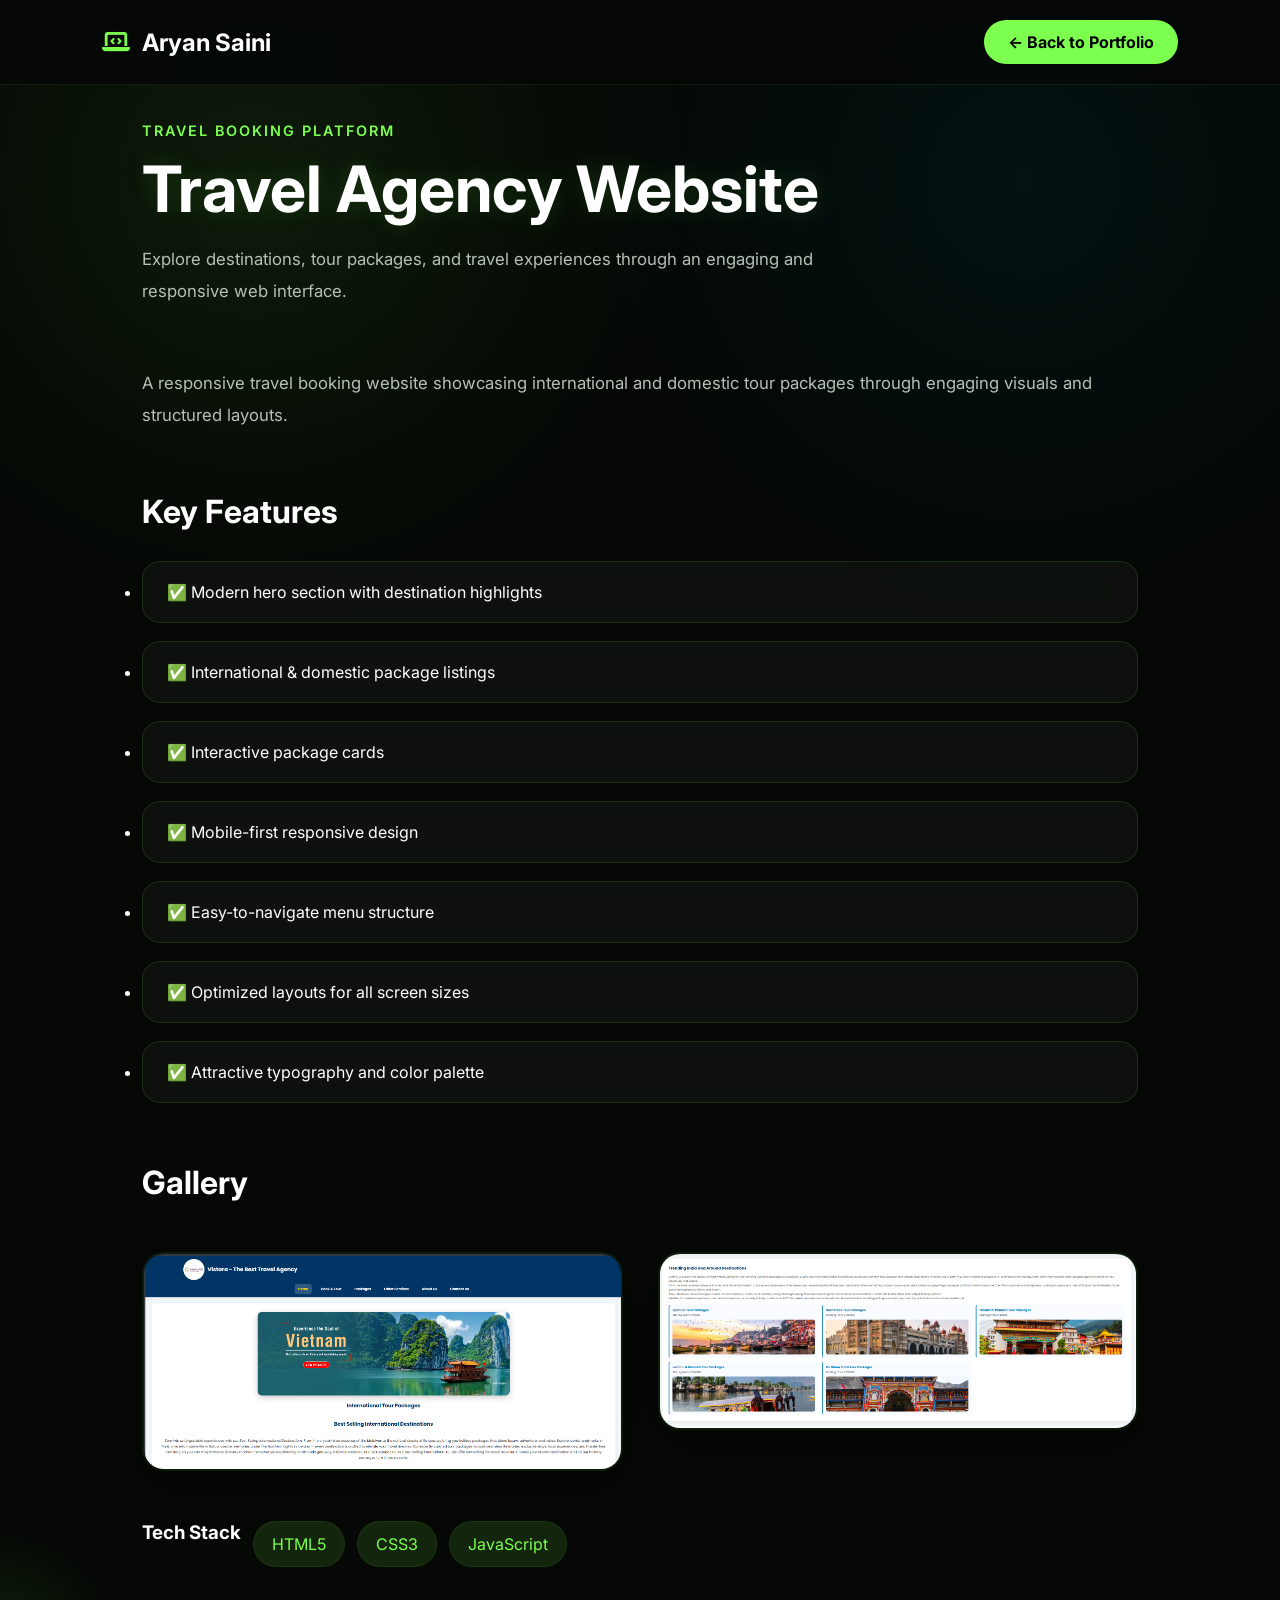
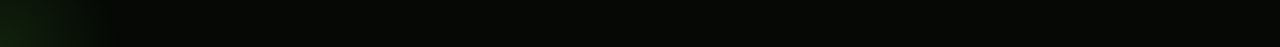
<file: projects/travel.html>
<!DOCTYPE html>
<html lang="en">
<head>
    <meta charset="UTF-8">
    <meta name="viewport" content="width=device-width, initial-scale=1.0">

    <title>Project Name | Aryan Saini</title>

    <link rel="preconnect" href="https://fonts.googleapis.com">
    <link rel="preconnect" href="https://fonts.gstatic.com" crossorigin>

    <link href="https://fonts.googleapis.com/css2?family=Inter:wght@300;400;500;600;700;800&display=swap" rel="stylesheet">

    <link href="https://fonts.googleapis.com/css2?family=JetBrains+Mono:wght@400;500;600&display=swap" rel="stylesheet">

    <link rel="stylesheet"
          href="https://cdnjs.cloudflare.com/ajax/libs/font-awesome/6.7.2/css/all.min.css">

    <!-- IMPORTANT -->
    <link rel="stylesheet" href="style.css">
</head>

<body>

<header>
    <div class="logo">
        <i class="fa-solid fa-laptop-code"></i>
        <h2>Aryan Saini</h2>
    </div>

    <a href="../index.html" class="hire-btn">
        ← Back to Portfolio
    </a>
</header>

<main>

   <section class="project-details">

<div class="project-hero">

    <span>Travel Booking Platform</span>

    <h1>Travel Agency Website</h1>

    <p>
        Explore destinations, tour packages, and travel experiences through an engaging and responsive web interface.
    </p>

</div>

<p>

A responsive travel booking website showcasing international and
domestic tour packages through engaging visuals and structured layouts.

</p>

<h2>Key Features</h2>

<ul>

<li>✅ Modern hero section with destination highlights</li>

<li>✅ International & domestic package listings</li>

<li>✅ Interactive package cards</li>

<li>✅ Mobile-first responsive design</li>

<li>✅ Easy-to-navigate menu structure</li>

<li>✅ Optimized layouts for all screen sizes</li>

<li>✅ Attractive typography and color palette</li>

</ul>

<h2>Gallery</h2>
<div class="gallery">

    <img src="../images/travel.png">
    
    <img src="../images/travel-packages.png">
</div>
<div class="tech-stack">
    <h3>Tech Stack</h3>
    <span>HTML5</span>
    <span>CSS3</span>
    <span>JavaScript</span>
</div>
</section>

</main>

<script src="script.js"></script>

</body>
</html>
</file>
<file: style.css>
/* ============================================
   Aryan Saini — Portfolio
   Theme: Terminal Noir — near-black canvas,
   acid-lime accent, monospace "code" accents
   ============================================ */
html,
body {

  overflow-x: hidden;

}

:root {
  --bg: #0a0d0a;
  --bg-soft: #10140f;
  --surface: #131811;
  --surface-2: #181f15;
  --border: #232b1f;
  --text: #eef1e9;
  --text-dim: #9aa395;
  --text-faint: #5f6a59;
  --accent: #7CFF4F;
  --accent-dim: #4fb830;
  --accent-soft: rgba(124, 255, 79, 0.12);
  --accent-glow: rgba(124, 255, 79, 0.35);
  --danger: #ff6b6b;

  --font-display: 'Inter', sans-serif;
  --font-body: 'Inter', sans-serif;
  --font-mono: 'JetBrains Mono', 'Courier New', monospace;

  --radius: 14px;
  --radius-sm: 8px;
  --max-width: 1180px;

  --shadow-glow: 0 0 40px rgba(124, 255, 79, 0.08);
}

* {
  margin: 0;
  padding: 0;
  box-sizing: border-box;
}

html {
  scroll-behavior: smooth;
}

body {
  background: var(--bg);
  color: var(--text);
  font-family: var(--font-body);
  line-height: 1.6;
  overflow-x: hidden;
}

body::before {
  content: "";
  position: fixed;
  inset: 0;
  z-index: -2;
  background:
    radial-gradient(circle at 10% 20%, rgba(124, 255, 79, .12), transparent 35%),
    radial-gradient(circle at 90% 30%, rgba(0, 180, 255, .10), transparent 35%),
    radial-gradient(circle at 50% 100%, rgba(255, 120, 0, .08), transparent 40%);
  animation: bgMove 15s ease-in-out infinite alternate;
}

@keyframes bgMove {

  0% {
    transform: translate(0, 0) scale(1);
  }

  100% {
    transform: translate(-40px, -30px) scale(1.15);
  }

}

body::after {
  content: "";
  position: fixed;
  inset: 0;
  z-index: -1;
  background-image:
    linear-gradient(rgba(124, 255, 79, 0.025) 1px, transparent 1px),
    linear-gradient(90deg, rgba(124, 255, 79, 0.025) 1px, transparent 1px);
  background-size: 48px 48px;
  pointer-events: none;
  mask-image: radial-gradient(ellipse 1200px 800px at 50% 0%, black 0%, transparent 70%);
}

a {
  text-decoration: none;
  color: inherit;
}

ul {
  list-style: none;
}

img {
  max-width: 100%;
  display: block;
}

section {
  padding: 120px 8vw;
  max-width: 1440px;
  margin: 0 auto;
}

::selection {
  background: var(--accent);
  color: #06120a;
}

/* Scrollbar */
::-webkit-scrollbar {
  width: 10px;
}

::-webkit-scrollbar-track {
  background: var(--bg);
}

::-webkit-scrollbar-thumb {
  background: var(--surface-2);
  border-radius: 10px;
}

::-webkit-scrollbar-thumb:hover {
  background: var(--accent-dim);
}

/* Focus visibility */
a:focus-visible,
button:focus-visible,
input:focus-visible,
textarea:focus-visible {
  outline: 2px solid var(--accent);
  outline-offset: 3px;
}

header {
  position: fixed;
  top: 0;
  left: 0;
  right: 0;
  z-index: 1000;
  display: flex;
  align-items: center;
  justify-content: space-between;
  padding: 18px 6vw;
  background: rgba(10, 13, 10, 0.55);
  backdrop-filter: blur(16px) saturate(140%);
  border-bottom: 1px solid var(--border);
  transition: background 0.3s ease, border-color 0.3s ease;
}

header.scrolled {
  background: rgba(10, 13, 10, 0.85);
}

.logo {
  display: flex;
  align-items: center;
  gap: 10px;
}

.logo i {
  color: var(--accent);
  font-size: 1.3rem;
}

.logo h2 {
  font-size: 1.15rem;
  font-weight: 700;
  letter-spacing: -0.02em;
}

nav {
  display: flex;
  align-items: center;
  gap: 38px;
}

nav a {
  position: relative;
  font-size: 0.92rem;
  font-weight: 500;
  color: var(--text-dim);
  padding: 4px 2px;
  transition: color 0.25s ease;
}

nav a::before {
  content: "";
  position: absolute;
  left: 0;
  bottom: -6px;
  width: 0;
  height: 2px;
  background: var(--accent);
  transition: width 0.25s ease;
}

nav a:hover,
nav a.active {
  color: var(--text);
}

nav a:hover::before,
nav a.active::before {
  width: 100%;
}

nav a.active {
  color: var(--accent);
}

.hire-btn {
  background: var(--accent);
  color: #06120a;
  font-weight: 700;
  font-size: 0.88rem;
  padding: 11px 24px;
  border-radius: 100px;
  transition: transform 0.25s ease, box-shadow 0.25s ease;
  box-shadow: 0 0 0 0 var(--accent-glow);
}

.hire-btn:hover {

  transform:
    translateY(-4px) scale(1.03);

  box-shadow:
    0 10px 30px var(--accent-glow);

}

.nav-toggle {
  display: none;
  flex-direction: column;
  gap: 5px;
  background: none;
  border: none;
  cursor: pointer;
  z-index: 1100;
}

.nav-toggle span {
  width: 24px;
  height: 2px;
  background: var(--text);
  transition: all 0.3s ease;
}

.hero {

  display: grid;

  grid-template-columns: 1.1fr .7fr;

  align-items: center;

  gap: 60px;

  min-height: 100vh;

}

.hero-left {
  display: flex;
  flex-direction: column;
  gap: 18px;
}

.status {
  display: inline-flex;
  align-items: center;
  gap: 8px;
  width: fit-content;
  padding: 7px 16px;
  border: 1px solid var(--border);
  border-radius: 100px;
  font-size: 0.78rem;
  font-weight: 600;
  letter-spacing: 0.03em;
  color: var(--accent);
  background: var(--surface);
  font-family: var(--font-mono);
}

.status i {
  font-size: 0.5rem;
  color: var(--accent);
  animation: pulse-dot 2s ease-in-out infinite;
}

@keyframes pulse-dot {

  0%,
  100% {
    opacity: 1;
  }

  50% {
    opacity: 0.35;
  }
}

.small-heading {
  font-family: var(--font-mono);
  color: var(--text-faint);
  font-size: 0.95rem;
}

.small-heading::before {
  content: "// ";
  color: var(--accent-dim);
}

.hero-left h1 {
  font-size: clamp(3rem, 7vw, 5.4rem);
  font-weight: 800;
  line-height: 1.02;
  letter-spacing: -0.03em;
}

.hero-left h1 span {
  color: var(--accent);
  text-shadow: 0 0 36px var(--accent-glow);
}

.hero-left h3 {
  font-size: 1.05rem;
  font-weight: 500;
  color: var(--text-dim);
  letter-spacing: 0.01em;
}

.hero-text {
  max-width: 540px;
  color: var(--text-dim);
  font-size: 1rem;
  margin-top: 4px;
}

.hero-buttons {
  display: flex;
  gap: 16px;
  margin-top: 14px;
}

.btn-primary,
.btn-secondary {

  position: relative;

  overflow: hidden;

  transition:
    transform .25s ease,
    box-shadow .25s ease;

}

.btn-primary {

  display: inline-flex;

  align-items: center;

  justify-content: center;

  padding: 15px 32px;

  border-radius: 999px;

  background: var(--accent);

  color: #081106;

  font-weight: 700;

  border: none;

  transition: .3s;

}

.btn-primary:hover {
  transform: translateY(-4px);
  box-shadow: 0 8px 28px var(--accent-glow);
}

.btn-secondary {

  display: inline-flex;

  align-items: center;

  justify-content: center;

  padding: 15px 32px;

  border-radius: 999px;

  border: 1px solid rgba(124, 255, 79, .2);

  background: transparent;

  color: var(--text);

  transition: .3s;

}

.btn-secondary:hover {
  border-color: var(--accent);
  color: var(--accent);
  transform: translateY(-4px);
}

.hero-social {
  display: flex;
  gap: 14px;
  margin-top: 8px;
}

.hero-social a {
  width: 42px;
  height: 42px;
  display: flex;
  align-items: center;
  justify-content: center;
  border: 1px solid var(--border);
  border-radius: 50%;
  color: var(--text-dim);
  transition: all 0.25s ease;
}

.hero-social a:hover {

  border-color: var(--accent);

  color: var(--accent);

  transform:
    translateY(-4px) scale(1.08);

  box-shadow:
    0 0 18px rgba(124, 255, 79, .08)
}

.hero-stats {
  display: grid;
  grid-template-columns: repeat(4, 1fr);
  gap: 25px;
  margin-top: 50px;
  padding-top: 30px;
  border-top: 1px solid rgba(255, 255, 255, .08);
}


.hero-stats h2 {
  font-family: var(--font-mono);
  font-size: 1.7rem;
  font-weight: 700;
  color: var(--accent);
}

.hero-stats p {
  font-size: 0.78rem;
  color: var(--text-faint);
  margin-top: 2px;
  white-space: nowrap;
}

.hero-right {

  display: flex;

  justify-content: flex-end;

  align-items: center;

}

.hero-right::before {
  display: none;
}

.hero-right img {

  width: 300px;

  height: 400px;

  object-fit: cover;

  border-radius: 24px;

  display: block;

  margin: auto;

  box-shadow:
    0 20px 50px rgba(0, 0, 0, .35);

}

@keyframes floatHero {

  0%,
  100% {

    transform: translateY(0);

  }

  50% {

    transform: translateY(-12px);

  }

}

.section-heading {
  margin-bottom: 56px;
  max-width: 640px;
}

.section-heading span {
  font-family: var(--font-mono);
  color: var(--accent);
  font-size: 0.85rem;
  font-weight: 600;
  letter-spacing: 0.05em;
}

.section-heading h2 {
  font-size: clamp(2rem, 4vw, 2.8rem);
  font-weight: 800;
  letter-spacing: -0.02em;
  margin-top: 10px;
}

.section-heading p {
  color: var(--text-dim);
  margin-top: 14px;
  font-size: 0.98rem;
  max-width: 560px;
}

.about-container {
  display: flex;
  flex-direction: column;
  gap: 32px;
  width: 100%;
}

.about-hero-card {
  display: grid;
  grid-template-columns: 1.2fr 1fr;
  gap: 40px;
  background: rgba(19, 24, 17, 0.88);
  border: 1px solid rgba(124, 255, 79, 0.16);
  border-radius: 24px;
  padding: 40px;
  box-shadow: 0 16px 40px rgba(0, 0, 0, 0.35);
  align-items: center;
}

.about-badge {
  display: inline-flex;
  align-items: center;
  gap: 8px;
  background: rgba(124, 255, 79, 0.1);
  color: var(--accent);
  border: 1px solid rgba(124, 255, 79, 0.25);
  padding: 6px 14px;
  border-radius: 100px;
  font-size: 0.82rem;
  font-weight: 600;
  margin-bottom: 16px;
}

.about-main-text h3 {
  font-size: 1.65rem;
  font-weight: 700;
  margin-bottom: 16px;
  line-height: 1.3;
  color: #ffffff;
}

.about-main-text .about-lead {
  font-size: 1.08rem;
  font-weight: 500;
  color: var(--text);
  line-height: 1.6;
  margin-bottom: 14px;
}

.about-main-text p {
  color: var(--text-dim);
  margin-bottom: 14px;
  font-size: 0.96rem;
  line-height: 1.6;
}

.about-highlights-grid {
  display: grid;
  grid-template-columns: repeat(2, 1fr);
  gap: 16px;
}

.highlight-box {
  background: rgba(10, 14, 10, 0.65);
  border: 1px solid rgba(124, 255, 79, 0.12);
  border-radius: 16px;
  padding: 20px 16px;
  display: flex;
  gap: 14px;
  align-items: flex-start;
  transition: all 0.3s ease;
}

.highlight-box:hover {
  border-color: rgba(124, 255, 79, 0.3);
  transform: translateY(-3px);
  background: rgba(14, 20, 14, 0.85);
}

.highlight-icon {
  width: 40px;
  height: 40px;
  border-radius: 12px;
  background: rgba(124, 255, 79, 0.12);
  color: var(--accent);
  display: flex;
  align-items: center;
  justify-content: center;
  font-size: 1.1rem;
  flex-shrink: 0;
}

.highlight-info h4 {
  font-size: 0.92rem;
  font-weight: 700;
  color: #ffffff;
  margin-bottom: 4px;
}

.highlight-info p {
  font-size: 0.8rem;
  color: var(--text-dim);
  margin: 0;
  line-height: 1.4;
}

.about-info {
  display: flex;
  flex-wrap: wrap;
  gap: 16px;
  justify-content: center;
  width: 100%;
}

.about-info .info-pill {
  display: flex;
  align-items: center;
  gap: 12px;
  background: rgba(19, 24, 17, 0.8);
  border: 1px solid rgba(124, 255, 79, 0.12);
  padding: 12px 20px;
  border-radius: 100px;
  font-size: 0.9rem;
  transition: all 0.25s ease;
}

.about-info .info-pill:hover {
  border-color: rgba(124, 255, 79, 0.3);
  background: rgba(24, 32, 22, 0.95);
  transform: translateY(-2px);
}

.about-info i {
  width: 34px;
  height: 34px;
  display: flex;
  align-items: center;
  justify-content: center;
  border-radius: 50%;
  background: var(--accent-soft);
  color: var(--accent);
  flex-shrink: 0;
  font-size: 0.95rem;
}

.about-info a {
  color: var(--text);
  text-decoration: none;
  font-weight: 500;
  transition: color 0.2s ease;
}

.about-info a:hover {
  color: var(--accent);
}

.skills-grid {
  display: grid;
  grid-template-columns: repeat(4, 1fr);
  gap: 20px;
}

.skill-card {
  background: rgba(19, 24, 17, 0.92);
  border: 1px solid rgba(124, 255, 79, 0.14);
  border-radius: var(--radius);
  padding: 32px 20px;
  box-shadow: 0 10px 30px rgba(0, 0, 0, 0.35);
  transition: transform 0.3s ease, border-color 0.3s ease, box-shadow 0.3s ease;
  content-visibility: auto;
  contain-intrinsic-size: auto none auto 160px;
  will-change: transform;
}

.skill-card:hover {
  transform: translateY(-8px);
  border-color: rgba(124, 255, 79, .35);
  box-shadow:
    0 0 20px rgba(124, 255, 79, .15),
    0 18px 45px rgba(0, 0, 0, .45);
}

.skill-card i {
  font-size: 2rem;
  color: var(--text-dim);
  transition: color 0.25s ease;
}

.skill-card:hover i {
  color: var(--accent);
}

.skill-card p {
  font-size: 0.88rem;
  font-weight: 600;
  color: var(--text-dim);
}

.skill-card:hover p {
  color: var(--text);
}

.projects-container {
  display: grid;
  grid-template-columns: repeat(3, 1fr);
  gap: 28px;
}

.project-card {
  background: rgba(19, 24, 17, 0.94);
  border: 1px solid rgba(124, 255, 79, 0.14);
  border-radius: 18px;
  overflow: hidden;
  transition: transform 0.35s ease, box-shadow 0.35s ease, border-color 0.35s ease;
  transform-style: preserve-3d;
  content-visibility: auto;
  contain-intrinsic-size: auto none auto 420px;
  will-change: transform;
}

.project-card:hover {

  border-color: rgba(124, 255, 79, .35);

  box-shadow:

    0 0 20px rgba(124, 255, 79, .12),

    0 18px 45px rgba(0, 0, 0, .45);

}

.project-card img {

  transition:
    transform .5s,
    filter .5s;

}

.project-card:hover img {

  transform:
    scale(1.08) rotate(.5deg);

  filter:
    brightness(1.08) contrast(1.05);

}

.project-content {
  padding: 26px;
  display: flex;
  flex-direction: column;
  gap: 14px;
  flex: 1;
}

.project-content h3 {
  font-size: 1.2rem;
  font-weight: 700;
}

.project-content p {
  color: var(--text-dim);
  font-size: 0.9rem;
  line-height: 1.6;
}

.project-tech {
  display: flex;
  flex-wrap: wrap;
  gap: 8px;
  margin-top: 4px;
}

.project-tech span {

  font-family: var(--font-mono);

  font-size: .72rem;

  padding: 6px 12px;

  border-radius: 100px;

  background: rgba(124, 255, 79, .12);

  color: var(--accent);

  border: 1px solid rgba(124, 255, 79, .08);

  transition: .35s;

  animation: badgeFloat 4s ease-in-out infinite;

}

.project-tech span:nth-child(even) {

  animation-delay: 1.2s;

}

.project-tech span:hover {

  transform: scale(1.08);

  background: rgba(124, 255, 79, .22);

}

@keyframes badgeFloat {

  0%,
  100% {

    transform: translateY(0);

  }

  50% {

    transform: translateY(-5px);

  }

}

/* Project Category Filter Bar */
.project-filters {
  display: flex;
  flex-wrap: wrap;
  gap: 12px;
  margin-bottom: 40px;
  justify-content: center;
}

.filter-btn {
  background: var(--surface);
  color: var(--text-dim);
  border: 1px solid var(--border);
  padding: 10px 20px;
  border-radius: 100px;
  font-size: 0.88rem;
  font-weight: 600;
  cursor: pointer;
  display: inline-flex;
  align-items: center;
  gap: 8px;
  transition: all 0.3s ease;
  font-family: var(--font-body);
}

.filter-btn:hover {
  color: var(--text);
  border-color: var(--accent-dim);
  transform: translateY(-2px);
}

.filter-btn.active {
  background: var(--accent-soft);
  color: var(--accent);
  border-color: var(--accent);
  box-shadow: 0 0 20px var(--accent-soft);
}

/* Category Badge on Card */
.project-badge {
  position: absolute;
  top: 14px;
  left: 14px;
  z-index: 10;
  background: rgba(10, 13, 10, 0.85);
  backdrop-filter: blur(10px);
  border: 1px solid rgba(124, 255, 79, 0.2);
  color: var(--accent);
  font-size: 0.75rem;
  font-weight: 600;
  padding: 5px 12px;
  border-radius: 100px;
  display: inline-flex;
  align-items: center;
  gap: 6px;
  font-family: var(--font-mono);
}

.project-links {
  display: flex;
  flex-wrap: wrap;
  gap: 10px;
  margin-top: auto;
  padding-top: 16px;
  border-top: 1px solid var(--border);
}

.project-links a {
  display: flex;
  align-items: center;
  gap: 6px;
  font-size: 0.82rem;
  font-weight: 600;
  color: var(--text-dim);
  transition: all 0.25s ease;
}

.demo-btn {
  background: var(--accent);
  color: #06120a !important;
  font-weight: 700;
  padding: 8px 18px;
  border-radius: 100px;
}

.demo-btn:hover {
  transform: translateY(-2px);
  box-shadow: 0 6px 20px var(--accent-glow);
}

.details-btn {
  border: 1px solid var(--border);
  padding: 8px 16px;
  border-radius: 100px;
}

.details-btn:hover {
  border-color: var(--accent);
  color: var(--accent);
}

.project-card.hide {
  display: none !important;
}

.project-details {
  max-width: 820px;
  padding-top: 160px;
}

.project-details h1 {
  font-size: clamp(2.2rem, 5vw, 3.2rem);
  font-weight: 800;
  letter-spacing: -0.02em;
  margin-bottom: 24px;
}

.project-details>p {
  color: var(--text-dim);
  font-size: 1.05rem;
  margin-bottom: 36px;
}

.project-details h2 {
  font-size: 1.5rem;
  font-weight: 700;
  margin: 40px 0 20px;
  color: var(--accent);
}

.project-details ul {
  display: flex;
  flex-direction: column;
  gap: 12px;
}

.project-details li {
  color: var(--text-dim);
  font-size: 0.98rem;
  padding: 14px 18px;
  background: var(--surface);
  border: 1px solid var(--border);
  border-radius: var(--radius-sm);
}

.project-details img {
  border-radius: var(--radius);
  border: 1px solid var(--border);
  margin-bottom: 20px;
}

.project-details>p:last-of-type {
  font-family: var(--font-mono);
  color: var(--accent);
}

.services-grid {
  display: grid;
  grid-template-columns: repeat(4, 1fr);
  gap: 30px;
}

.service-card {

  background:
    rgba(19, 24, 17, .7);

  backdrop-filter:
    blur(16px);

  border:
    1px solid rgba(124, 255, 79, .12);

  border-radius: 20px;

  padding: 30px;

  min-height: 280px;

  display: flex;

  flex-direction: column;

  justify-content: flex-start;

  transition: .35s;

}

.service-card:hover {

  transform: translateY(-8px);

  border-color: rgba(124, 255, 79, .35);

}

.service-card i {
  font-size: 1.8rem;
  color: var(--accent);
  margin-bottom: 20px;
  display: block;
}

.service-card h3 {
  font-size: 1.1rem;
  font-weight: 700;
  margin-bottom: 12px;
}

.service-card p {
  color: var(--text-dim);
  font-size: 0.9rem;
  line-height: 1.6;
}

.contact-container {

  display: grid;

  grid-template-columns:
    1fr 1fr;

  gap: 60px;

  align-items: start;


}

.contact-info h3 {
  font-size: 1.6rem;
  font-weight: 700;
  margin-bottom: 18px;
}

.contact-info>p {
  color: var(--text-dim);
  margin-bottom: 32px;
  font-size: 0.98rem;
}

.contact-item {
  display: flex;
  align-items: center;
  gap: 16px;
  padding: 16px 0;
  border-bottom: 1px solid var(--border);
  font-size: 0.95rem;
}

.contact-item i {
  width: 40px;
  height: 40px;
  display: flex;
  align-items: center;
  justify-content: center;
  border-radius: 50%;
  background: var(--accent-soft);
  color: var(--accent);
  flex-shrink: 0;
}

.contact-item a {
  color: var(--text);
  transition: color 0.2s ease;
}

.contact-item a:hover {
  color: var(--accent);
}

.contact-form {

  display: grid;

  grid-template-columns:
    1fr 1fr;

  gap: 18px;

  padding: 35px;
  width: 100%;
  overflow: hidden;


}

.contact-form textarea {

  grid-column: 1/3;
  min-height: 180px;

}

.contact-form button {

  width: fit-content;

}

.contact-form input,
.contact-form textarea {
  background: var(--bg-soft);
  border: 1px solid var(--border);
  border-radius: var(--radius-sm);
  padding: 14px 16px;
  color: var(--text);
  font-family: var(--font-body);
  font-size: 0.95rem;
  transition: border-color 0.25s ease;
  resize: vertical;
}

.contact-form input::placeholder,
.contact-form textarea::placeholder {
  color: var(--text-faint);
}

.contact-form input:focus,
.contact-form textarea:focus {
  outline: none;
  border-color: var(--accent);
}

.contact-form button {
  display: flex;
  align-items: center;
  justify-content: center;
  gap: 10px;
  background: var(--accent);
  color: #06120a;
  font-weight: 700;
  font-size: 0.95rem;
  padding: 15px;
  border-radius: var(--radius-sm);
  border: none;
  cursor: pointer;
  transition: transform 0.25s ease, box-shadow 0.25s ease;
}

.contact-form button:hover {
  transform: translateY(-2px);
  box-shadow: 0 8px 24px var(--accent-glow);
}

.contact-form button:disabled {
  opacity: 0.6;
  cursor: not-allowed;
  transform: none;
}

.form-status {
  font-size: 0.85rem;
  font-family: var(--font-mono);
  min-height: 1.2em;
}

.form-status.success {
  color: var(--accent);
}

.form-status.error {
  color: var(--danger);
}

footer {
  border-top: 1px solid var(--border);
  padding: 64px 8vw 32px;
}

.footer-content {
  max-width: 1180px;
  margin: 0 auto;
  display: flex;
  flex-direction: column;
  align-items: center;
  text-align: center;
  gap: 18px;
}

.footer-logo {
  display: flex;
  align-items: center;
  gap: 10px;
  font-size: 1.1rem;
  font-weight: 700;
}

.footer-logo i {
  color: var(--accent);
}

.footer-content>p {
  color: var(--text-dim);
  max-width: 440px;
  font-size: 0.92rem;
}

.footer-social {
  display: flex;
  gap: 14px;
}

.footer-social a {
  width: 40px;
  height: 40px;
  display: flex;
  align-items: center;
  justify-content: center;
  border: 1px solid var(--border);
  border-radius: 50%;
  color: var(--text-dim);
  transition: all 0.25s ease;
}

.footer-social a:hover {
  border-color: var(--accent);
  color: var(--accent);
  transform: translateY(-3px);
}

footer hr {
  width: 100%;
  border: none;
  border-top: 1px solid var(--border);
  margin: 12px 0;
}

.footer-content>p:last-child {
  color: var(--text-faint);
  font-size: 0.82rem;
}

.reveal {
  opacity: 0;
  transform: translateY(28px);
  transition: opacity 0.7s ease, transform 0.7s ease;
}

.reveal.in-view {
  opacity: 1;
  transform: translateY(0);
}

.back-to-top {
  position: fixed;
  bottom: 28px;
  right: 28px;
  width: 46px;
  height: 46px;
  border-radius: 50%;
  background: var(--accent);
  color: #06120a;
  display: flex;
  align-items: center;
  justify-content: center;
  border: none;
  cursor: pointer;
  font-size: 1rem;
  opacity: 0;
  pointer-events: none;
  transform: translateY(12px);
  transition: opacity 0.3s ease, transform 0.3s ease, box-shadow 0.3s ease;
  z-index: 900;
}

.back-to-top.visible {
  opacity: 1;
  pointer-events: auto;
  transform: translateY(0);
}

.back-to-top:hover {
  box-shadow: 0 8px 24px var(--accent-glow);
}

@media (max-width: 1024px) {
  .hero {
    grid-template-columns: 1fr;
    text-align: left;
  }

  .hero-right {
    order: -1;
    max-width: 320px;
    margin: 0 auto;
  }

  .about-hero-card {
    grid-template-columns: 1fr;
    gap: 32px;
    padding: 32px 28px;
  }

  .contact-container {
    display: grid;
    grid-template-columns: 1fr 1fr;
    gap: 60px;
    align-items: start;
  }

  .skills-grid {
    grid-template-columns: repeat(3, 1fr);
  }

  .services-grid {
    grid-template-columns: repeat(2, 1fr);
  }

  .projects-container {
    grid-template-columns: repeat(2, 1fr);
  }
}

@media (max-width: 768px) {
  nav {
    position: fixed;
    top: 0;
    right: -100%;
    height: 100vh;
    width: min(320px, 80vw);
    background: var(--bg-soft);
    flex-direction: column;
    justify-content: center;
    gap: 32px;
    border-left: 1px solid var(--border);
    transition: right 0.35s ease;
  }

  nav.open {
    right: 0;
  }

  nav a {
    font-size: 1.1rem;
  }

  .nav-toggle {
    display: flex;
  }

  .hire-btn {
    display: none;
  }

  .projects-container {
    grid-template-columns: 1fr;
  }

  .services-grid {
    grid-template-columns: 1fr;
  }

  .service-card p {

    flex-grow: 1;

    line-height: 1.8;

  }

  .skills-grid {
    grid-template-columns: repeat(2, 1fr);
  }

  section {
    padding: 90px 6vw;
  }
}

@media (max-width:1024px) {

  .hero {
    grid-template-columns: 1fr 1fr;
    gap: 40px;
  }

  .hero-right img {
    width: 320px;
    height: 420px;
  }

}

@media (max-width:768px) {

  .hero {
    grid-template-columns: 1fr;
    text-align: center;
  }

  .hero-left {
    order: 2;
  }

  .hero-right {
    order: 1;
  }

}

@media (max-width:768px) {

  .hero-stats {
    grid-template-columns: repeat(2, 1fr);
    text-align: center;
  }

}

@media (max-width: 560px) {
  .hero-stats {
    grid-template-columns: repeat(2, auto);
    row-gap: 24px;
  }

  .hero-buttons {
    flex-direction: column;
  }

  .hero-buttons a {
    text-align: center;
  }
}

@media (prefers-reduced-motion: reduce) {

  *,
  *::before,
  *::after {
    animation-duration: 0.001ms !important;
    transition-duration: 0.001ms !important;
  }
}

.cursor-glow {
  position: fixed;
  width: 420px;
  height: 420px;
  border-radius: 50%;
  pointer-events: none;
  left: 0;
  top: 0;
  transform: translate(-50%, -50%);
  background: radial-gradient(circle,
      rgba(124, 255, 79, .08) 0%,
      rgba(124, 255, 79, .08) 35%,
      transparent 72%);
  filter: blur(30px);
  z-index: -1;
  transition: left .06s linear, top .06s linear;
}

.particles {

  position: fixed;

  inset: 0;

  pointer-events: none;

  z-index: -3;

  overflow: hidden;

}

.particles span {

  position: absolute;

  bottom: -30px;

  width: 4px;

  height: 4px;

  border-radius: 50%;

  background: rgba(124, 255, 79, .45);

  animation: particle linear infinite;

}

@keyframes particle {

  from {

    transform:
      translateY(0) scale(1);

    opacity: 0;

  }

  20% {

    opacity: 1;

  }

  to {

    transform:
      translateY(-110vh) scale(0);

    opacity: 0;

  }

}

.spotlight {

  position: fixed;

  width: 500px;
  height: 500px;

  border-radius: 50%;

  pointer-events: none;

  background:
    radial-gradient(circle,
      rgba(124, 255, 79, .08),
      transparent 70%);

  filter: blur(40px);

  z-index: -2;

  transform:
    translate(-50%, -50%);

}

.project-card {

  position: relative;

}

.project-card::before {

  content: "";

  position: absolute;

  top: 0;

  left: -120%;

  width: 80%;

  height: 100%;

  background:

    linear-gradient(90deg,
      transparent,
      rgba(255, 255, 255, .08),
      transparent);

  transition: .8s;

}

.project-card:hover::before {

  left: 150%;

}

.lightbox {

  position: fixed;

  inset: 0;

  background:
    rgba(0, 0, 0, .9);

  display: flex;

  justify-content: center;
  align-items: center;

  z-index: 9999;

}

.lightbox img {

  max-width: 90%;
  max-height: 90%;

  border-radius: 20px;

}

@keyframes pulseGlow {

  0%,
  100% {

    transform: scale(1);

  }

  50% {

    transform: scale(1.12);

  }

}

/* ============================================
   Mobile & Responsive Optimization Refinements
   ============================================ */

@media (max-width: 1024px) {
  .hero {
    grid-template-columns: 1fr;
    text-align: center;
    gap: 40px;
    min-height: auto;
    padding-top: 130px;
    padding-bottom: 50px;
  }

  .hero-left {
    order: 2;
    align-items: center;
    text-align: center;
  }

  .status {
    margin: 0 auto;
  }

  .hero-text {
    margin: 0 auto;
  }

  .hero-right {
    order: 1;
    justify-content: center;
  }

  .hero-right img {
    width: 260px;
    height: 340px;
  }

  .hero-buttons {
    justify-content: center;
    width: 100%;
  }

  .hero-social {
    justify-content: center;
  }

  .hero-stats {
    grid-template-columns: repeat(2, 1fr);
    gap: 20px;
    width: 100%;
    margin-top: 36px;
  }

  .about-container {
    gap: 24px;
  }

  .about-hero-card {
    padding: 24px 20px;
    border-radius: 20px;
  }

  .about-highlights-grid {
    grid-template-columns: 1fr;
    gap: 12px;
  }

  .about-info {
    flex-direction: column;
    align-items: stretch;
  }

  .about-info .info-pill {
    width: 100%;
    justify-content: flex-start;
  }

  .skills-grid {
    grid-template-columns: repeat(3, 1fr);
    gap: 16px;
  }

  .services-grid {
    grid-template-columns: repeat(2, 1fr);
    gap: 20px;
  }

  .projects-container {
    grid-template-columns: repeat(2, 1fr);
    gap: 24px;
  }
}

@media (max-width: 768px) {
  section {
    padding: 70px 5vw;
  }

  header {
    padding: 14px 5vw;
  }

  .logo h2 {
    font-size: 1.05rem;
  }

  /* Mobile Nav Drawer */
  nav {
    position: fixed;
    top: 0;
    right: -100%;
    height: 100vh;
    width: min(300px, 80vw);
    background: rgba(16, 20, 15, 0.96);
    backdrop-filter: blur(20px);
    -webkit-backdrop-filter: blur(20px);
    flex-direction: column;
    justify-content: center;
    gap: 28px;
    padding: 40px 30px;
    border-left: 1px solid var(--border);
    transition: right 0.35s cubic-bezier(0.16, 1, 0.3, 1);
    box-shadow: -10px 0 40px rgba(0, 0, 0, 0.6);
  }

  nav.open {
    right: 0;
  }

  nav a {
    font-size: 1.15rem;
    font-weight: 600;
  }

  .nav-toggle {
    display: flex;
  }

  .hire-btn {
    display: none;
  }

  /* Touch-friendly Project Filters */
  .project-filters {
    display: flex;
    overflow-x: auto;
    white-space: nowrap;
    justify-content: flex-start;
    padding-bottom: 10px;
    margin-bottom: 28px;
    gap: 8px;
    -webkit-overflow-scrolling: touch;
    scrollbar-width: none;
  }

  .project-filters::-webkit-scrollbar {
    display: none;
  }

  .filter-btn {
    flex-shrink: 0;
    padding: 9px 16px;
    font-size: 0.82rem;
  }

  .projects-container {
    grid-template-columns: 1fr;
    gap: 22px;
  }

  .project-card img {
    height: 220px;
    object-fit: cover;
    object-position: top center;
  }

  .project-content {
    padding: 20px;
    gap: 12px;
  }

  .project-content h3 {
    font-size: 1.15rem;
  }

  .project-content p {
    font-size: 0.88rem;
  }

  .project-links {
    flex-direction: flex-row;
    gap: 10px;
  }

  .project-links a {
    flex: 1;
    justify-content: center;
    padding: 10px 16px;
  }

  .skills-grid {
    grid-template-columns: repeat(2, 1fr);
    gap: 12px;
  }

  .skill-card {
    padding: 22px 14px;
    text-align: center;
  }

  .skill-card i {
    font-size: 1.7rem;
  }

  .services-grid {
    grid-template-columns: 1fr;
    gap: 18px;
  }

  .service-card {
    padding: 24px;
    min-height: auto;
  }

  .contact-container {
    grid-template-columns: 1fr !important;
    gap: 36px;
  }

  .contact-form {
    grid-template-columns: 1fr;
    padding: 24px 20px;
    gap: 14px;
  }

  .contact-form input,
  .contact-form textarea {
    grid-column: auto;
    font-size: 16px;
    /* Prevents iOS auto-zoom */
  }

  .contact-form textarea {
    min-height: 140px;
  }

  .contact-form button {
    width: 100%;
    padding: 14px;
    font-size: 16px;
  }
}

@media (max-width: 480px) {
  section {
    padding: 60px 4vw;
  }

  .hero-left h1 {
    font-size: clamp(2.2rem, 9vw, 3.4rem);
  }

  .hero-right img {
    width: 210px;
    height: 270px;
    border-radius: 20px;
  }

  .hero-buttons {
    flex-direction: column;
    gap: 12px;
    width: 100%;
  }

  .btn-primary,
  .btn-secondary {
    width: 100%;
    padding: 13px 20px;
    font-size: 0.9rem;
  }

  .hero-stats {
    grid-template-columns: repeat(2, 1fr);
    gap: 16px;
  }

  .hero-stats h2 {
    font-size: 1.45rem;
  }

  .hero-stats p {
    font-size: 0.72rem;
  }

  .about-content h3 {
    font-size: 1.35rem;
  }

  .section-heading h2 {
    font-size: 1.9rem;
  }

  .section-heading p {
    font-size: 0.9rem;
  }

  .back-to-top {
    bottom: 20px;
    right: 20px;
    width: 42px;
    height: 42px;
  }
}
</file>
<file: projects/style.css>
:root{

    --bg:#050805;

    --card:#0b110b;

    --accent:#7cff4f;

    --accent-dark:#5fe03a;

    --text:#ffffff;

    --text-muted:#b6c0b6;

}
*{

    margin:0;
    padding:0;
    box-sizing:border-box;

}

html{

    scroll-behavior:smooth;

}

body{

    background:#050805;

    color:white;

    font-family:'Inter',sans-serif;

    min-height:100vh;

}
body::before{

    content:"";

    position:fixed;

    inset:0;

    pointer-events:none;

    background:

    radial-gradient(
        circle at 20% 20%,
        rgba(124,255,79,.08),
        transparent 35%
    ),

    radial-gradient(
        circle at 80% 20%,
        rgba(0,200,255,.06),
        transparent 35%
    );

    z-index:-1;

}
.project-details{

    max-width:1200px;

    margin:auto;

    padding:120px 8vw 80px;

}
.project-hero{

    margin-bottom:60px;

}

.project-hero span{

    color:var(--accent);

    text-transform:uppercase;

    letter-spacing:2px;

}

.project-hero p{

    max-width:700px;

}
.project-hero{

    margin-bottom:60px;

}

.project-hero span{

    display:inline-block;

    color:var(--accent);

    font-size:.9rem;

    font-weight:600;

    letter-spacing:2px;

    text-transform:uppercase;

    margin-bottom:15px;

}

.project-hero h1{

    margin:0 0 20px;

}

.project-hero p{

    max-width:700px;

    font-size:1.15rem;

    line-height:1.8;

    color:var(--text-muted);

}

.project-details h1{

    font-size:4rem;

    margin-bottom:20px;

    color:white;

    line-height:1.1;

    text-shadow:
    0 0 25px rgba(124,255,79,.15);

}

.project-details h2{

    margin:60px 0 25px;

    font-size:2rem;

}

.project-details p{

    font-size:1.05rem;

    line-height:1.9;

    color:var(--text-muted);

}

.project-details ul{

    margin-top:30px;

    display:grid;

    gap:18px;

}

.project-details li{

    padding:20px 24px;

    border-radius:18px;

    background:
    rgba(255,255,255,.04);

    border:
    1px solid rgba(124,255,79,.12);

    backdrop-filter:
    blur(14px);

    transition:.35s;

}

.project-details li:hover{

    transform:
    translateX(10px);

    border-color:
    rgba(124,255,79,.25);

    box-shadow:
    0 10px 30px rgba(0,0,0,.25);

}

.project-details .gallery{

    display:grid;

    grid-template-columns:
    repeat(auto-fit,minmax(420px,1fr));

    gap:35px;

    margin:50px 0;

}

.project-details img{

    width:100%;

    border-radius:22px;

    cursor:pointer;

    border:2px solid rgba(124,255,79,.08);

    transition:.45s;

    box-shadow:
    0 15px 40px rgba(0,0,0,.35);

}
.project-details img:hover{

    box-shadow:
    0 0 35px rgba(124,255,79,.18),
    0 20px 60px rgba(0,0,0,.45);

}

.project-details .tech-stack{

    display:flex;

    flex-wrap:wrap;

    gap:12px;

    margin-top:20px;

}

.project-details .tech-stack span{

    background:
    rgba(124,255,79,.12);

    color:var(--accent);

    padding:12px 18px;

    border-radius:999px;

    border:
    1px solid rgba(124,255,79,.08);

    transition:.3s;

}

.project-details .tech-stack span:hover{

    transform:
    translateY(-4px);

    background:
    rgba(124,255,79,.2);

}

.lightbox{

    position:fixed;

    inset:0;

    background:
    rgba(0,0,0,.92);

    display:flex;

    justify-content:center;

    align-items:center;

    z-index:9999;

    animation:fadeIn .3s ease;

}

.lightbox img{

    width:auto;

    max-width:90%;

    max-height:90%;

    border-radius:20px;

    border:
    2px solid rgba(124,255,79,.15);

}

@keyframes fadeIn{

    from{

        opacity:0;

    }

    to{

        opacity:1;

    }

}

@media(max-width:768px){

    .project-details{

        padding:120px 6vw 80px;

    }

    .project-details h1{

        font-size:2.6rem;

    }

    .project-details .gallery{

        grid-template-columns:1fr;

    }

}
.cursor-glow{

    position:fixed;

    width:250px;

    height:250px;

    border-radius:50%;

    pointer-events:none;

    background:
    radial-gradient(
        circle,
        rgba(124,255,79,.10),
        transparent 70%
    );

    transform:
    translate(-50%,-50%);

    z-index:-1;

}
header{

    position:fixed;

    top:0;

    left:0;

    width:100%;

    padding:20px 8%;

    display:flex;

    justify-content:space-between;

    align-items:center;

    background:
    rgba(5,8,5,.85);

    backdrop-filter:
    blur(15px);

    border-bottom:
    1px solid rgba(124,255,79,.08);

    z-index:999;

}

.logo{

    display:flex;

    align-items:center;

    gap:12px;

    color:white;

}

.logo i{

    color:var(--accent);

    font-size:1.4rem;

}

.hire-btn{

    padding:12px 24px;

    border-radius:999px;

    text-decoration:none;

    color:black;

    background:var(--accent);

    font-weight:700;

    transition:.35s;

}

.hire-btn:hover{

    transform:
    translateY(-3px);

}
</file>
